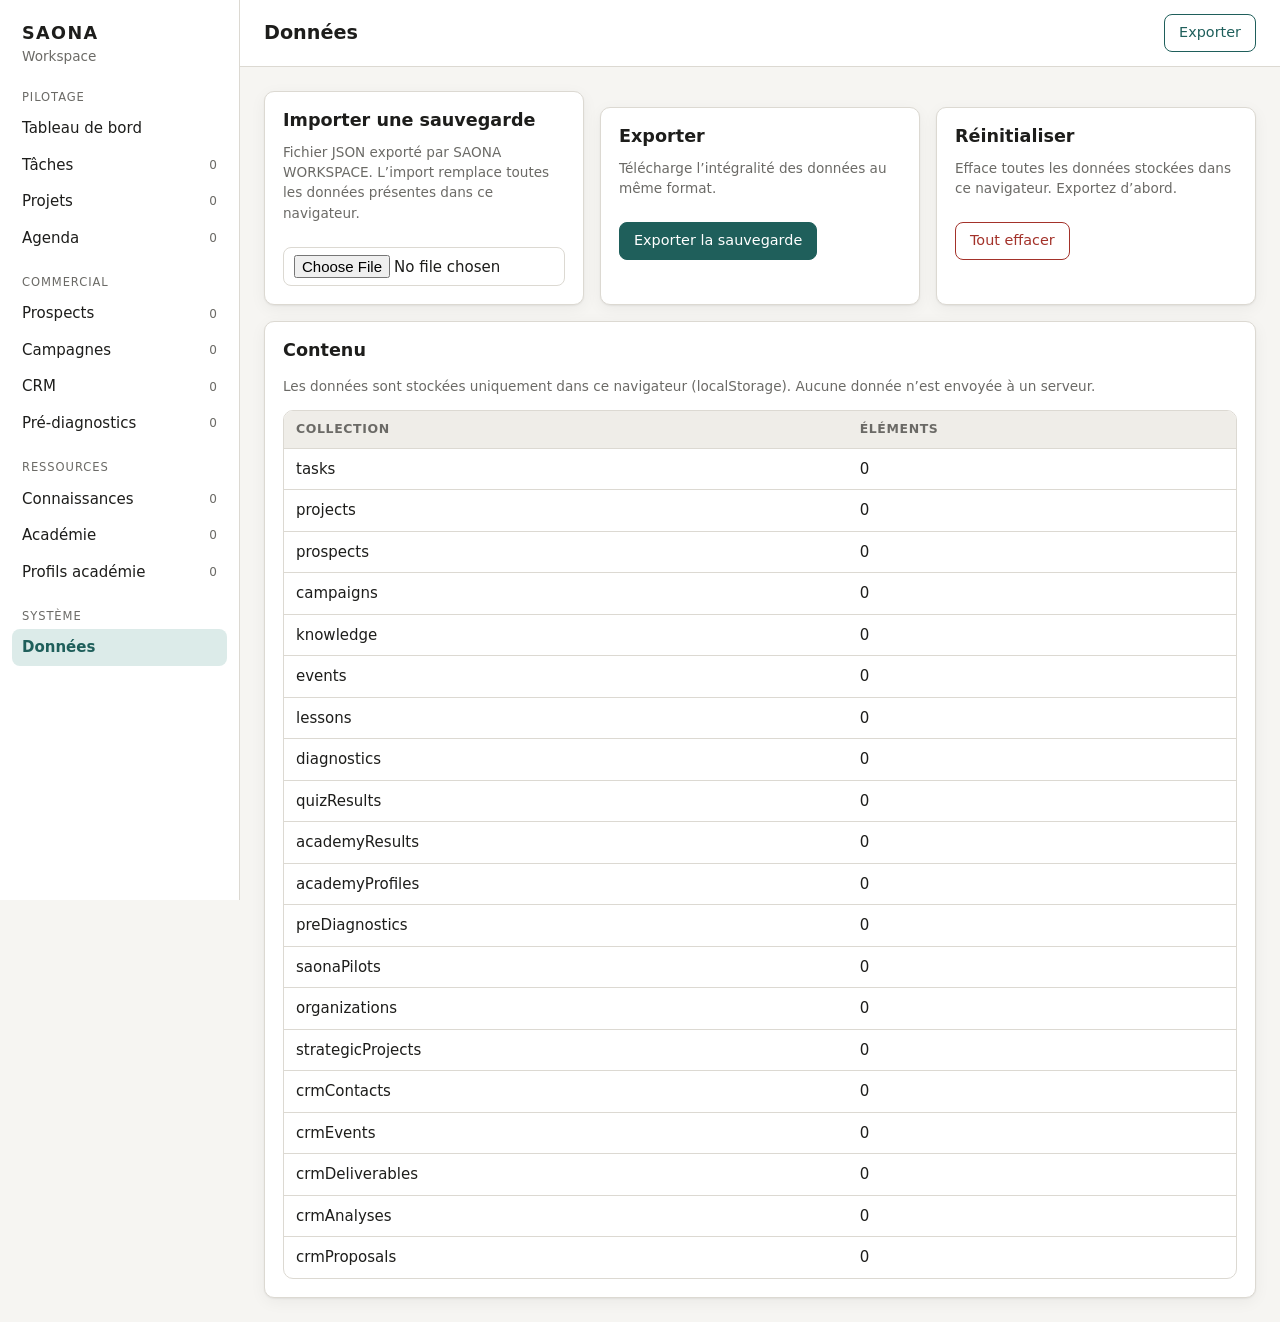
<file: index.html>
<!doctype html>
<html lang="fr">
<head>
  <meta charset="utf-8">
  <meta name="viewport" content="width=device-width, initial-scale=1">
  <title>SAONA Workspace</title>
  <link rel="stylesheet" href="css/style.css">
</head>
<body>
  <div class="layout">
    <aside class="sidebar" id="sidebar">
      <div class="brand">SAONA<span>Workspace</span></div>
      <nav id="nav"></nav>
    </aside>
    <div class="main">
      <header class="topbar">
        <button class="icon-btn" id="menuBtn" aria-label="Menu">☰</button>
        <h1 id="pageTitle"></h1>
        <div class="topbar-actions">
          <button class="btn ghost" id="exportBtn">Exporter</button>
        </div>
      </header>
      <main id="view"></main>
    </div>
  </div>

  <dialog id="modal">
    <form method="dialog" id="modalForm">
      <header class="modal-head">
        <h2 id="modalTitle"></h2>
        <button type="button" class="icon-btn" id="modalClose" aria-label="Fermer">✕</button>
      </header>
      <div id="modalBody" class="modal-body"></div>
      <footer class="modal-foot" id="modalFoot"></footer>
    </form>
  </dialog>

  <div id="toast" class="toast" role="status" aria-live="polite"></div>
  <script src="js/app.js"></script>
</body>
</html>
</file>
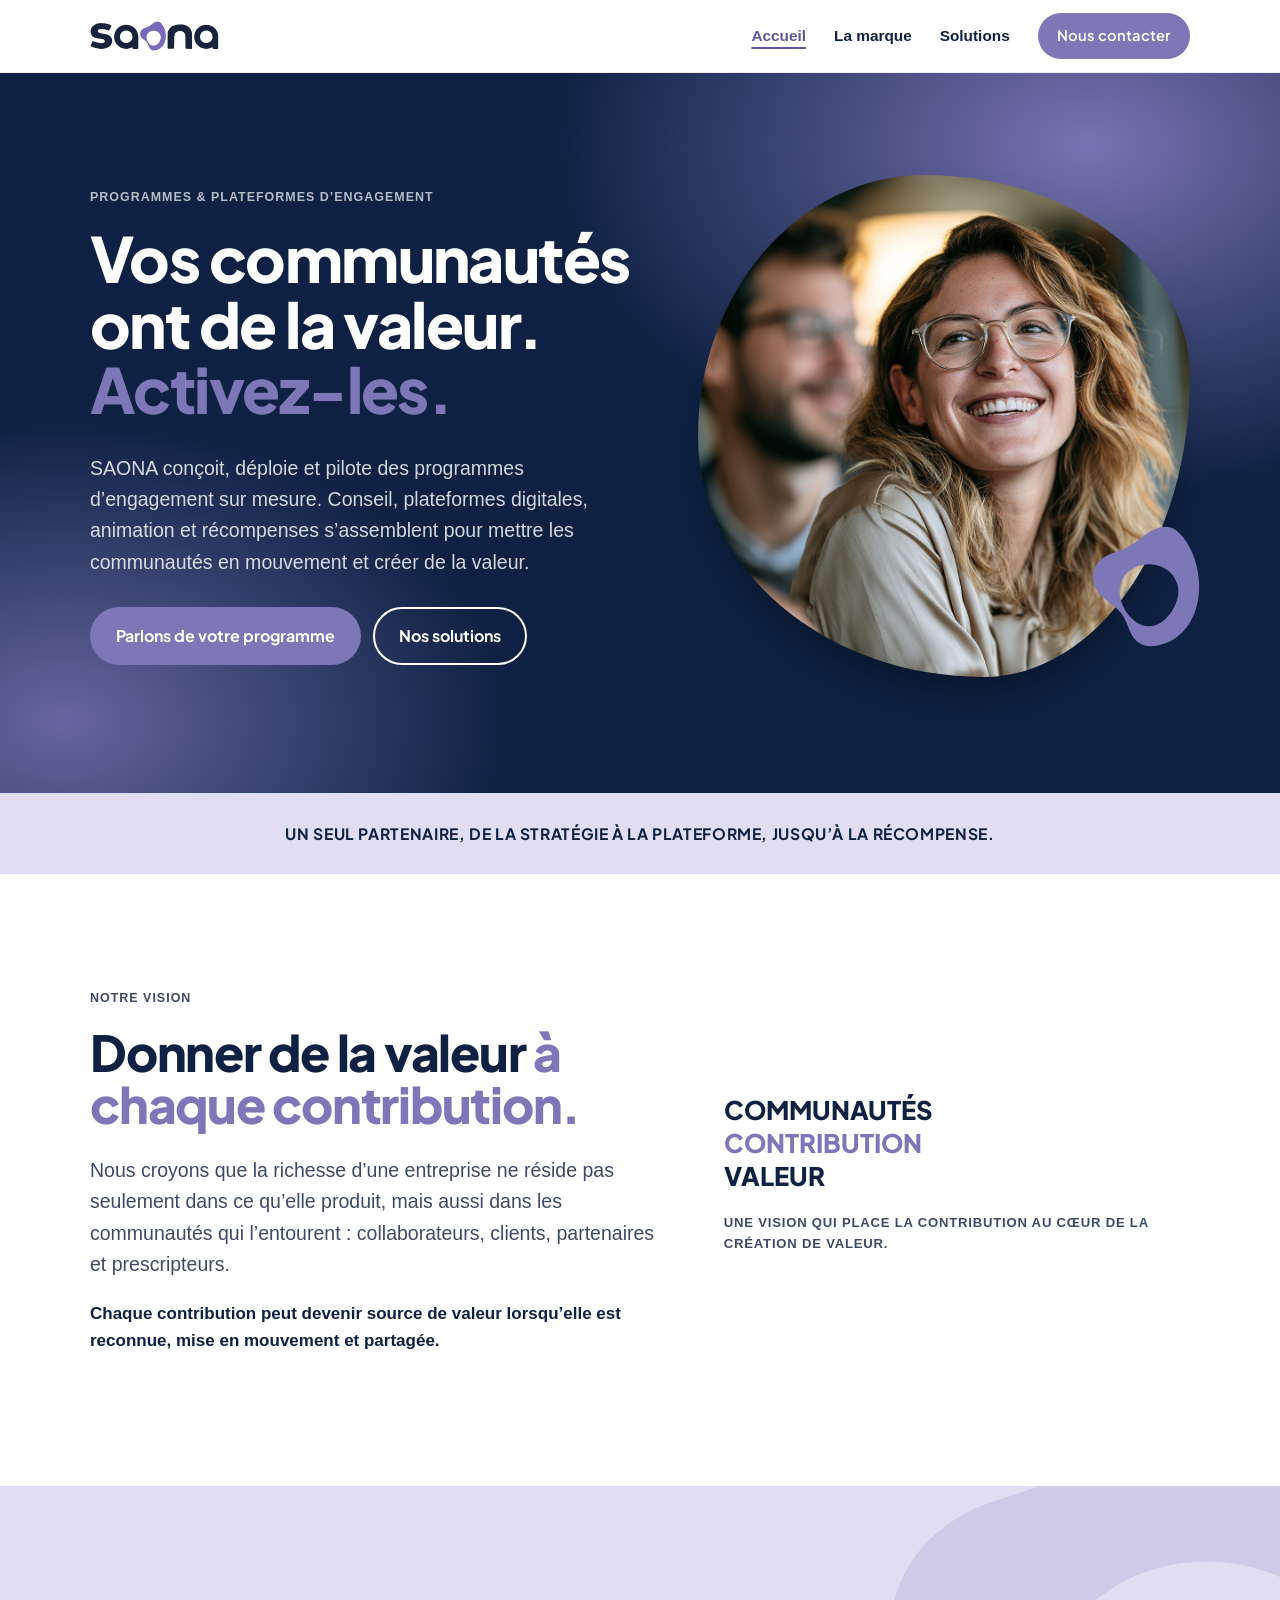
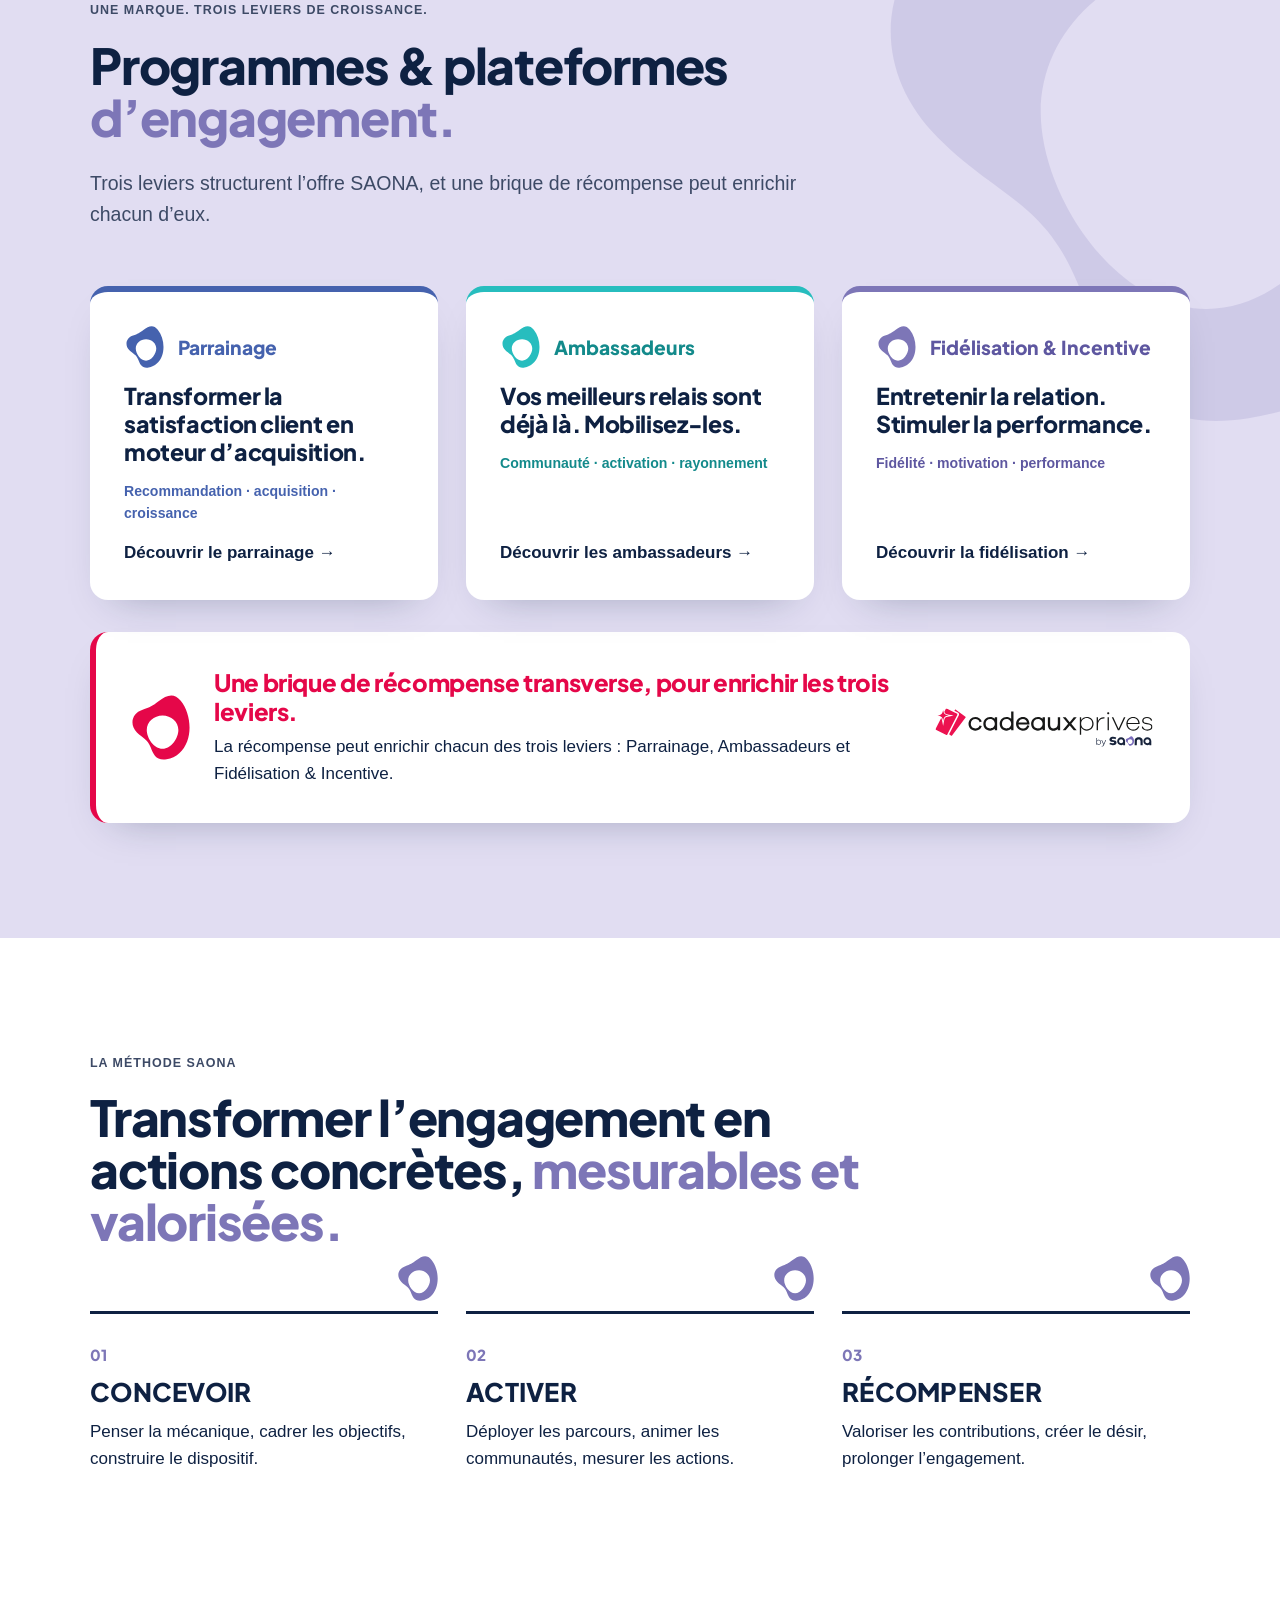
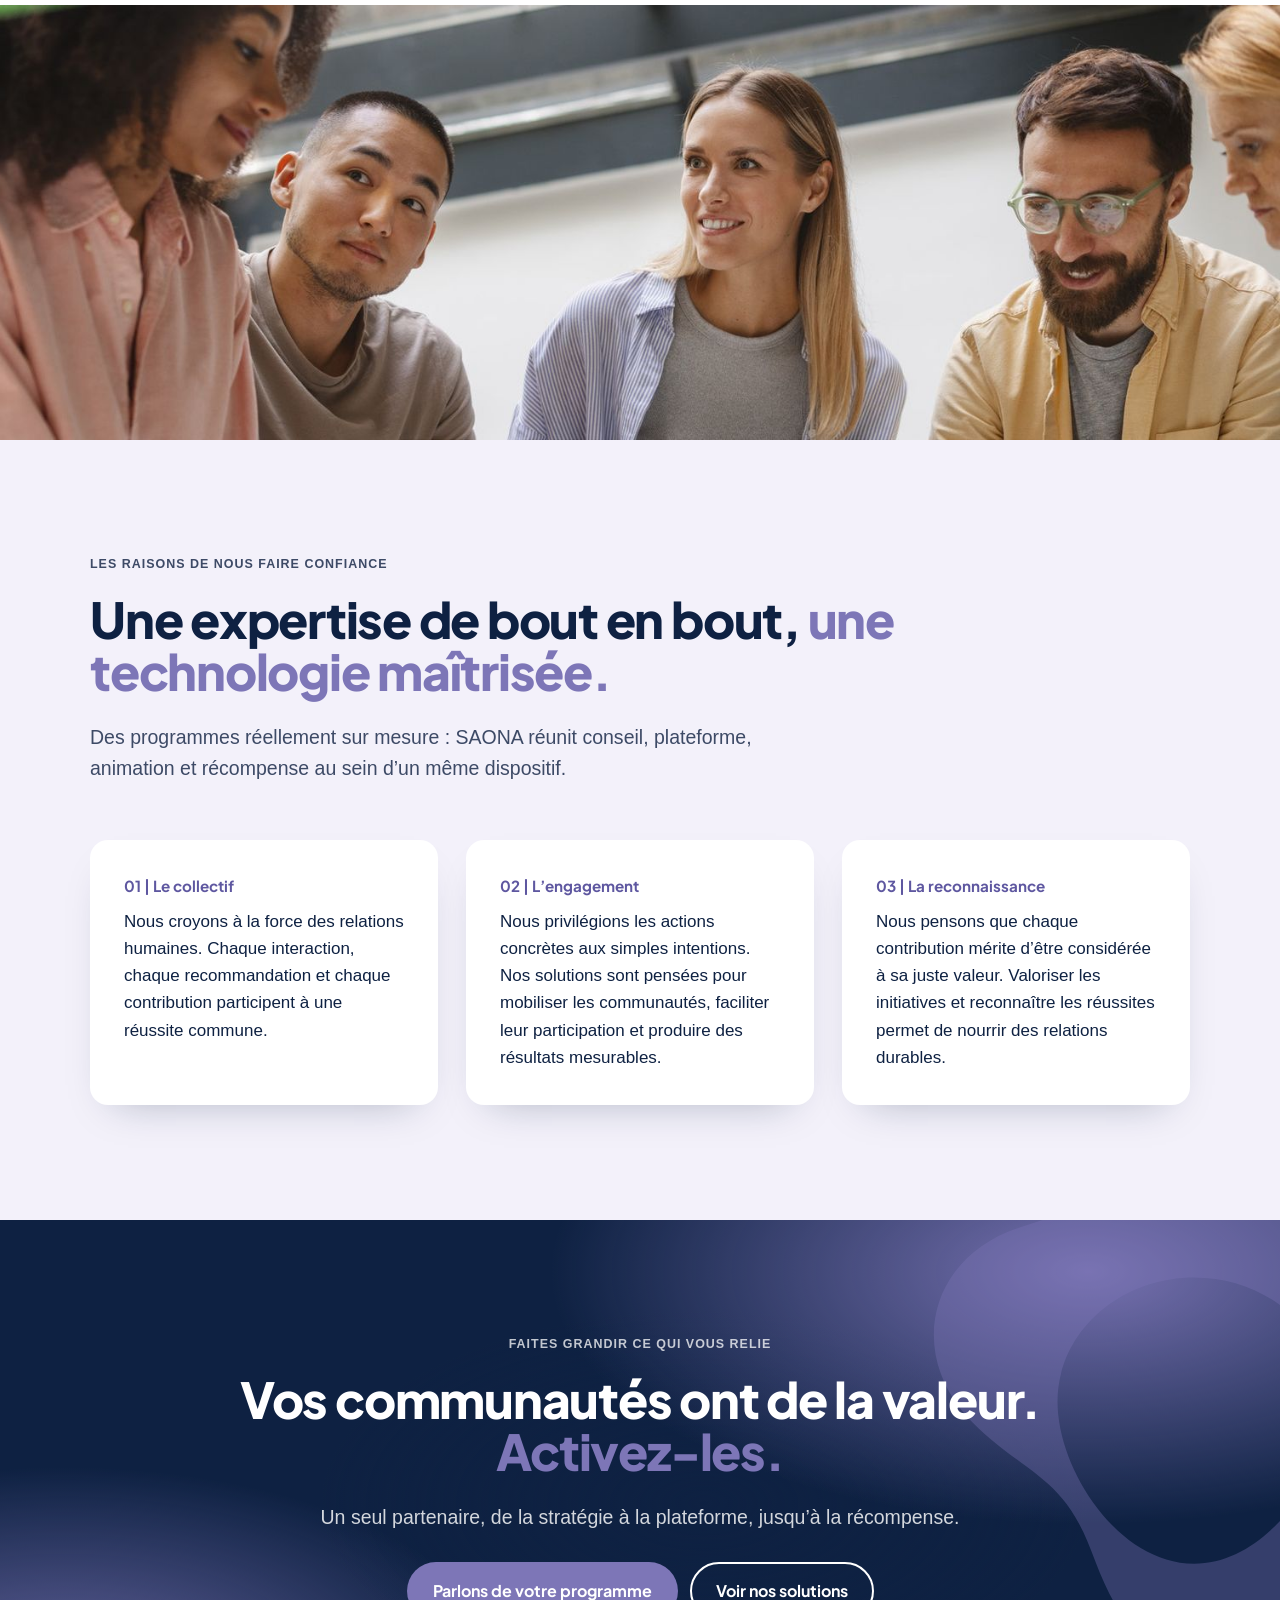
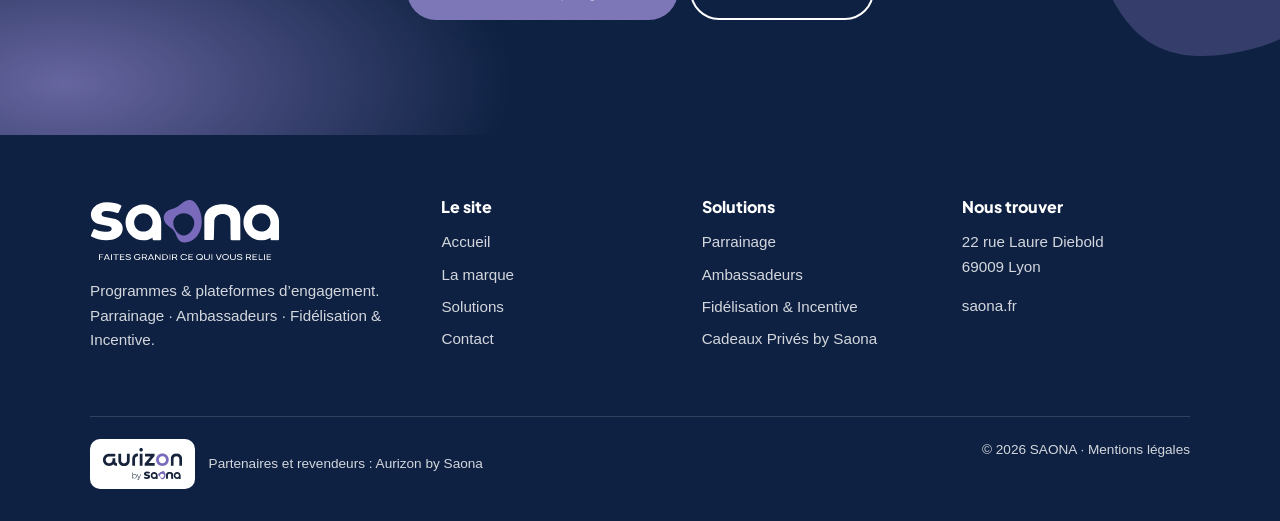
<file: site/index.html>
<!doctype html>
<html lang="fr">
<head>
  <meta charset="utf-8">
  <meta name="viewport" content="width=device-width, initial-scale=1">
  <title>SAONA — Programmes & plateformes d’engagement</title>
  <meta name="description" content="SAONA conçoit, déploie et pilote des programmes d’engagement sur mesure : parrainage, ambassadeurs, fidélisation & incentive. Faites grandir ce qui vous relie.">
  <meta property="og:title" content="SAONA — Programmes & plateformes d’engagement">
  <meta property="og:description" content="SAONA conçoit, déploie et pilote des programmes d’engagement sur mesure : parrainage, ambassadeurs, fidélisation & incentive. Faites grandir ce qui vous relie.">
  <meta property="og:type" content="website">
  <meta name="theme-color" content="#0E2142">
  <link rel="icon" href="assets/logo/symbole.svg" type="image/svg+xml">
  <link rel="preconnect" href="https://fonts.googleapis.com">
  <link rel="preconnect" href="https://fonts.gstatic.com" crossorigin>
  <link href="https://fonts.googleapis.com/css2?family=Plus+Jakarta+Sans:wght@500;600;700;800&display=swap" rel="stylesheet">
  <link rel="stylesheet" href="css/site.css">
</head>
<body>
  <a class="skip" href="#contenu">Aller au contenu</a>
  <header class="entete">
    <div class="wrap">
      <a class="logo" href="index.html" aria-label="SAONA — accueil"><img src="assets/logo/saona-sans-signature.svg" alt="SAONA" width="160" height="47"></a>
      <button class="burger" aria-label="Ouvrir le menu" aria-expanded="false" aria-controls="nav">
        <svg viewBox="0 0 24 24" fill="none" stroke="currentColor" stroke-width="2" stroke-linecap="round"><path d="M4 7h16M4 12h16M4 17h16"/></svg>
      </button>
      <nav class="nav" id="nav" aria-label="Navigation principale">
        <a href="index.html" aria-current="page">Accueil</a>
        <a href="approche.html">La marque</a>
        <a href="solutions.html">Solutions</a>
        <a class="btn btn-plein" href="contact.html">Nous contacter</a>
      </nav>
    </div>
  </header>
  <main id="contenu">
    <section class="hero degrade-saona">
      <div class="wrap">
        <div>
          <p class="surtitre">Programmes &amp; plateformes d’engagement</p>
          <h1>Vos communautés ont de la valeur. <em>Activez-les.</em></h1>
          <p class="chapo">SAONA conçoit, déploie et pilote des programmes d’engagement sur mesure. Conseil, plateformes digitales, animation et récompenses s’assemblent pour mettre les communautés en mouvement et créer de la valeur.</p>
          <div class="actions">
            <a class="btn btn-plein" href="contact.html">Parlons de votre programme</a>
            <a class="btn btn-contour" href="solutions.html">Nos solutions</a>
          </div>
        </div>
        <div class="hero-visuel" aria-hidden="true">
          <img class="photo" src="assets/img/hero-sourire.jpg" alt="" width="1600" height="1129">
          <img class="pastille" src="assets/logo/symbole.svg" alt="">
        </div>
      </div>
    </section>

    <div class="bandeau"><p>Un seul partenaire, de la stratégie à la plateforme, jusqu’à la récompense.</p></div>

    <section>
      <div class="wrap deux-col">
        <div class="apparait">
          <p class="surtitre">Notre vision</p>
          <h2>Donner de la valeur <em>à chaque contribution.</em></h2>
          <p class="chapo">Nous croyons que la richesse d’une entreprise ne réside pas seulement dans ce qu’elle produit, mais aussi dans les communautés qui l’entourent : collaborateurs, clients, partenaires et prescripteurs.</p>
          <p><strong>Chaque contribution peut devenir source de valeur lorsqu’elle est reconnue, mise en mouvement et partagée.</strong></p>
        </div>
        <div class="apparait">
          <div class="pile"><span>Communautés</span><span>Contribution</span><span>Valeur</span></div>
          <p class="mention" style="margin-top:1.2rem;color:var(--texte-doux)">Une vision qui place la contribution au cœur de la création de valeur.</p>
        </div>
      </div>
    </section>

    <section class="fond-lavande">
      <div class="module module-clair" style="width:620px;height:680px;right:-220px;top:-140px" aria-hidden="true"></div>
      <div class="wrap">
        <div class="apparait" style="max-width:780px;margin-bottom:clamp(32px,5vw,56px)">
          <p class="surtitre">Une marque. Trois leviers de croissance.</p>
          <h2>Programmes &amp; plateformes <em>d’engagement.</em></h2>
          <p class="chapo">Trois leviers structurent l’offre SAONA, et une brique de récompense peut enrichir chacun d’eux.</p>
        </div>
        <div class="grille g3">
          <article class="levier l-cobalt apparait">
            <div class="tete"><img src="assets/logo/symbole-cobalt.svg" alt=""><span class="nom">Parrainage</span></div>
            <p class="accroche">Transformer la satisfaction client en moteur d’acquisition.</p>
            <p class="mots">Recommandation · acquisition · croissance</p>
            <a class="lien" href="solutions.html#parrainage">Découvrir le parrainage</a>
          </article>
          <article class="levier l-aqua apparait">
            <div class="tete"><img src="assets/logo/symbole-aqua.svg" alt=""><span class="nom">Ambassadeurs</span></div>
            <p class="accroche">Vos meilleurs relais sont déjà là. Mobilisez-les.</p>
            <p class="mots">Communauté · activation · rayonnement</p>
            <a class="lien" href="solutions.html#ambassadeurs">Découvrir les ambassadeurs</a>
          </article>
          <article class="levier l-violet apparait">
            <div class="tete"><img src="assets/logo/symbole.svg" alt=""><span class="nom">Fidélisation &amp; Incentive</span></div>
            <p class="accroche">Entretenir la relation. Stimuler la performance.</p>
            <p class="mots">Fidélité · motivation · performance</p>
            <a class="lien" href="solutions.html#fidelisation">Découvrir la fidélisation</a>
          </article>
        </div>
        <div class="recompense apparait">
          <img class="symb" src="assets/logo/symbole-framboise.svg" alt="">
          <div>
            <p class="titre">Une brique de récompense transverse, pour enrichir les trois leviers.</p>
            <p>La récompense peut enrichir chacun des trois leviers : Parrainage, Ambassadeurs et Fidélisation &amp; Incentive.</p>
          </div>
          <a href="solutions.html#recompense"><img class="marque" src="assets/logo/cadeauxprives.svg" alt="Cadeaux Privés by Saona"></a>
        </div>
      </div>
    </section>

    <section>
      <div class="wrap">
        <div class="apparait" style="max-width:780px;margin-bottom:clamp(40px,6vw,64px)">
          <p class="surtitre">La méthode SAONA</p>
          <h2>Transformer l’engagement en actions concrètes, <em>mesurables et valorisées.</em></h2>
        </div>
        <div class="methode">
          <div class="etape apparait">
            <img src="assets/logo/symbole.svg" alt="">
            <span class="n">01</span>
            <h3>Concevoir</h3>
            <p>Penser la mécanique, cadrer les objectifs, construire le dispositif.</p>
          </div>
          <div class="etape apparait">
            <img src="assets/logo/symbole.svg" alt="">
            <span class="n">02</span>
            <h3>Activer</h3>
            <p>Déployer les parcours, animer les communautés, mesurer les actions.</p>
          </div>
          <div class="etape apparait">
            <img src="assets/logo/symbole.svg" alt="">
            <span class="n">03</span>
            <h3>Récompenser</h3>
            <p>Valoriser les contributions, créer le désir, prolonger l’engagement.</p>
          </div>
        </div>
      </div>
    </section>

    <img class="bande-photo" src="assets/img/collectif.jpg" alt="Une équipe réunie autour d’une table, en échange" width="1600" height="511" loading="lazy">

    <section class="fond-pale">
      <div class="wrap">
        <div class="apparait" style="max-width:820px;margin-bottom:clamp(32px,5vw,56px)">
          <p class="surtitre">Les raisons de nous faire confiance</p>
          <h2>Une expertise de bout en bout, <em>une technologie maîtrisée.</em></h2>
          <p class="chapo">Des programmes réellement sur mesure : SAONA réunit conseil, plateforme, animation et récompense au sein d’un même dispositif.</p>
        </div>
        <div class="grille g3">
          <div class="carte apparait">
            <span class="num">01 | Le collectif</span>
            <p>Nous croyons à la force des relations humaines. Chaque interaction, chaque recommandation et chaque contribution participent à une réussite commune.</p>
          </div>
          <div class="carte apparait">
            <span class="num">02 | L’engagement</span>
            <p>Nous privilégions les actions concrètes aux simples intentions. Nos solutions sont pensées pour mobiliser les communautés, faciliter leur participation et produire des résultats mesurables.</p>
          </div>
          <div class="carte apparait">
            <span class="num">03 | La reconnaissance</span>
            <p>Nous pensons que chaque contribution mérite d’être considérée à sa juste valeur. Valoriser les initiatives et reconnaître les réussites permet de nourrir des relations durables.</p>
          </div>
        </div>
      </div>
    </section>

    <section class="cta degrade-saona">
      <div class="module" style="width:520px;height:560px;right:-160px;top:-120px;opacity:.35" aria-hidden="true"></div>
      <div class="wrap apparait">
        <p class="surtitre" style="color:rgba(255,255,255,.75)">Faites grandir ce qui vous relie</p>
        <h2>Vos communautés ont de la valeur.<br><em>Activez-les.</em></h2>
        <p class="chapo" style="color:rgba(255,255,255,.82);margin:0 auto">Un seul partenaire, de la stratégie à la plateforme, jusqu’à la récompense.</p>
        <div class="actions">
          <a class="btn btn-plein" href="contact.html">Parlons de votre programme</a>
          <a class="btn btn-contour" href="solutions.html">Voir nos solutions</a>
        </div>
      </div>
    </section>
  </main>
  <footer class="pied">
    <div class="wrap">
      <div class="haut">
        <div>
          <img class="logo" src="assets/logo/saona-blanc.svg" alt="SAONA — Faites grandir ce qui vous relie" width="190" height="62">
          <p>Programmes &amp; plateformes d’engagement.<br>Parrainage · Ambassadeurs · Fidélisation &amp; Incentive.</p>
        </div>
        <div>
          <h4>Le site</h4>
          <ul>
            <li><a href="index.html">Accueil</a></li>
            <li><a href="approche.html">La marque</a></li>
            <li><a href="solutions.html">Solutions</a></li>
            <li><a href="contact.html">Contact</a></li>
          </ul>
        </div>
        <div>
          <h4>Solutions</h4>
          <ul>
            <li><a href="solutions.html#parrainage">Parrainage</a></li>
            <li><a href="solutions.html#ambassadeurs">Ambassadeurs</a></li>
            <li><a href="solutions.html#fidelisation">Fidélisation &amp; Incentive</a></li>
            <li><a href="solutions.html#recompense">Cadeaux Privés by Saona</a></li>
          </ul>
        </div>
        <div>
          <h4>Nous trouver</h4>
          <p>22 rue Laure Diebold<br>69009 Lyon</p>
          <p><a href="https://saona.fr">saona.fr</a></p>
        </div>
      </div>
      <div class="bas">
        <div class="aurizon"><span class="badge"><img src="assets/logo/aurizon.svg" alt="Aurizon by Saona" width="90" height="42"></span><span>Partenaires et revendeurs : <a href="solutions.html#partenaires">Aurizon by Saona</a></span></div>
        <div>© <span id="annee">2026</span> SAONA · <a href="mentions-legales.html">Mentions légales</a></div>
      </div>
    </div>
  </footer>
  <script src="js/site.js"></script>
</body>
</html>
</file>
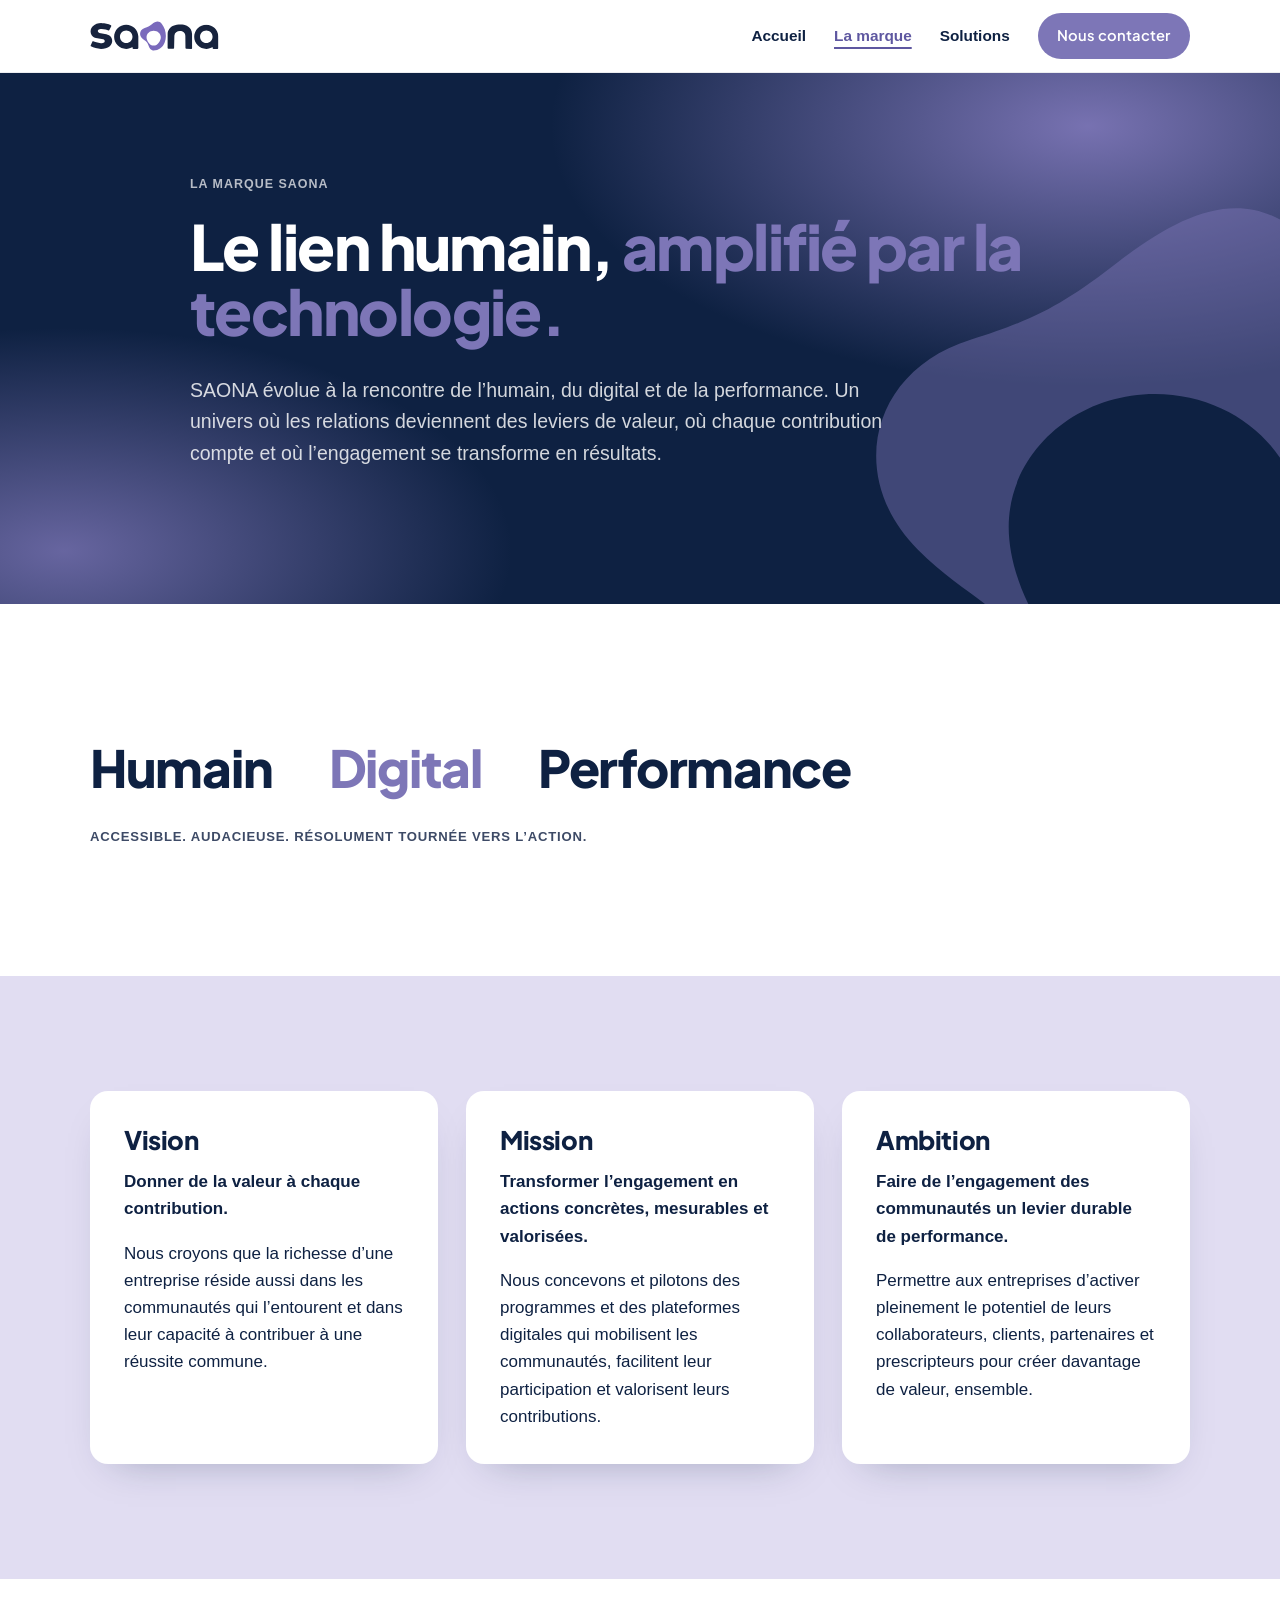
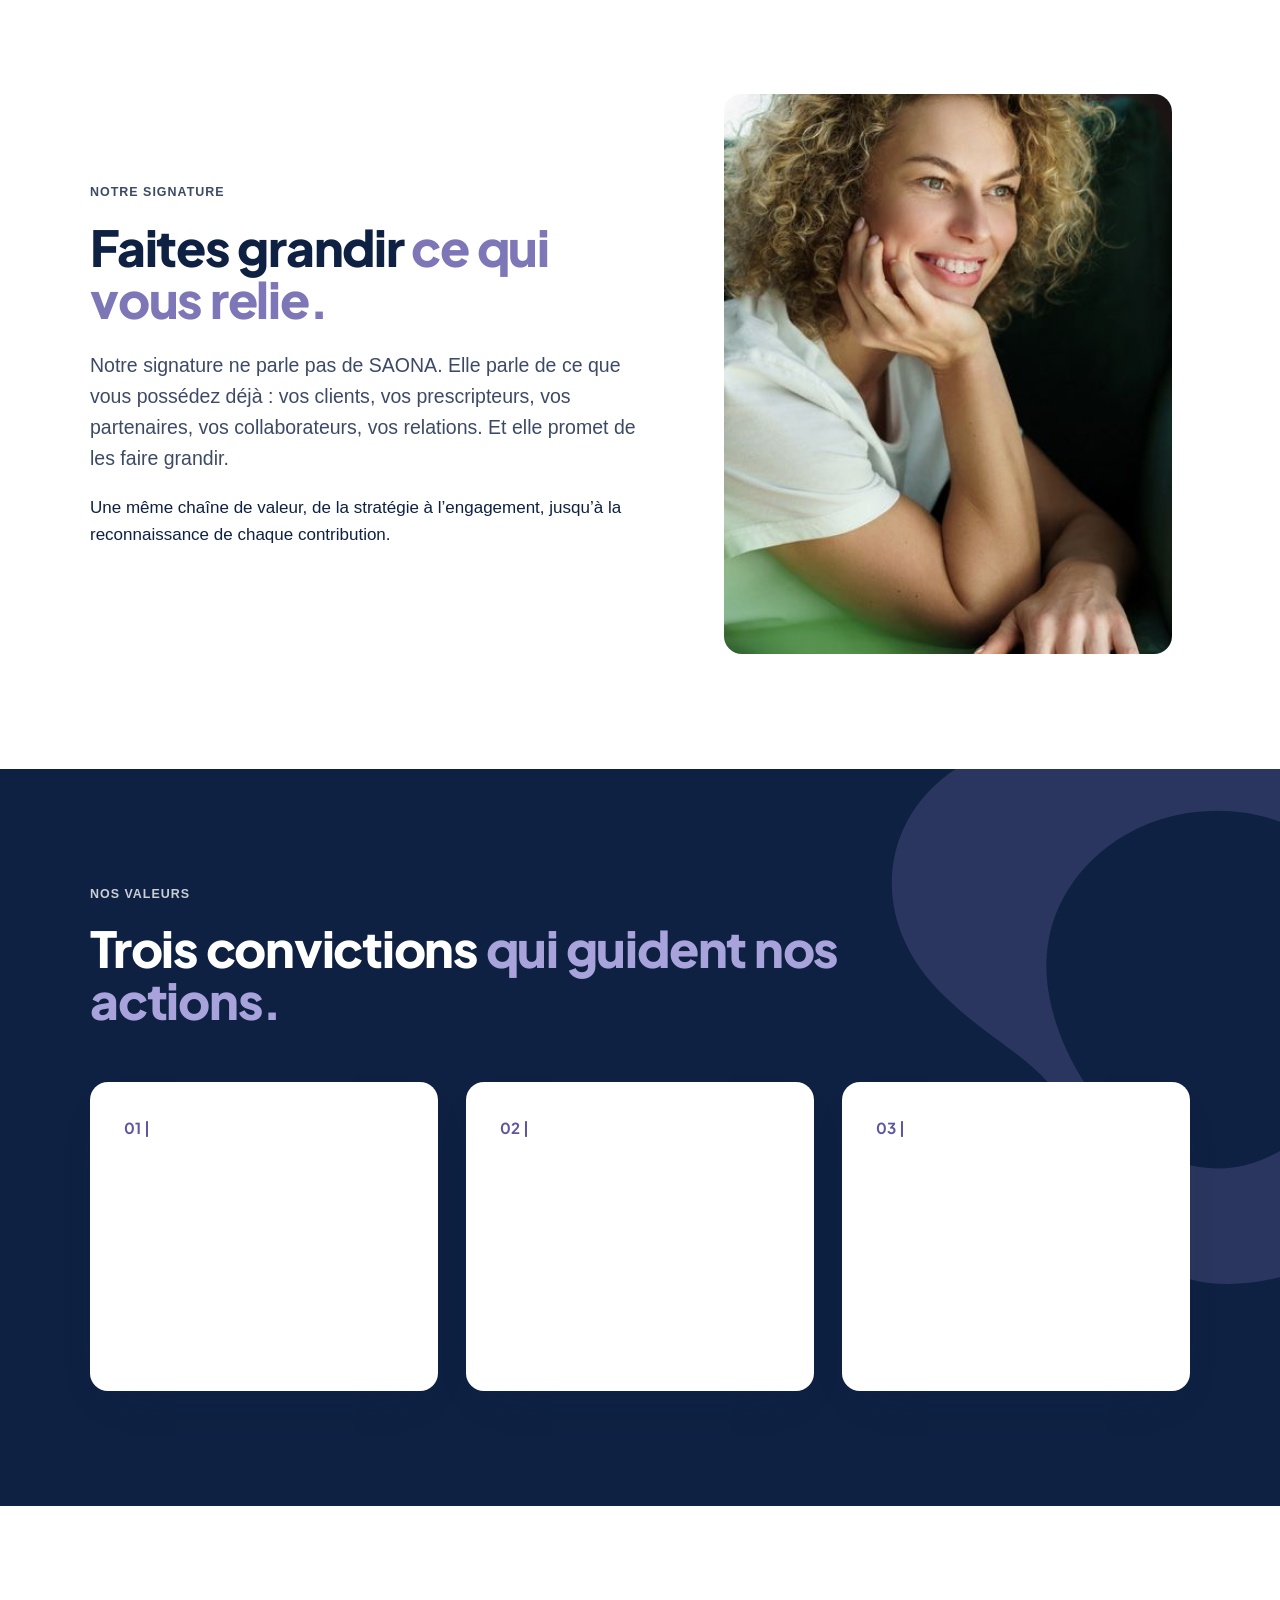
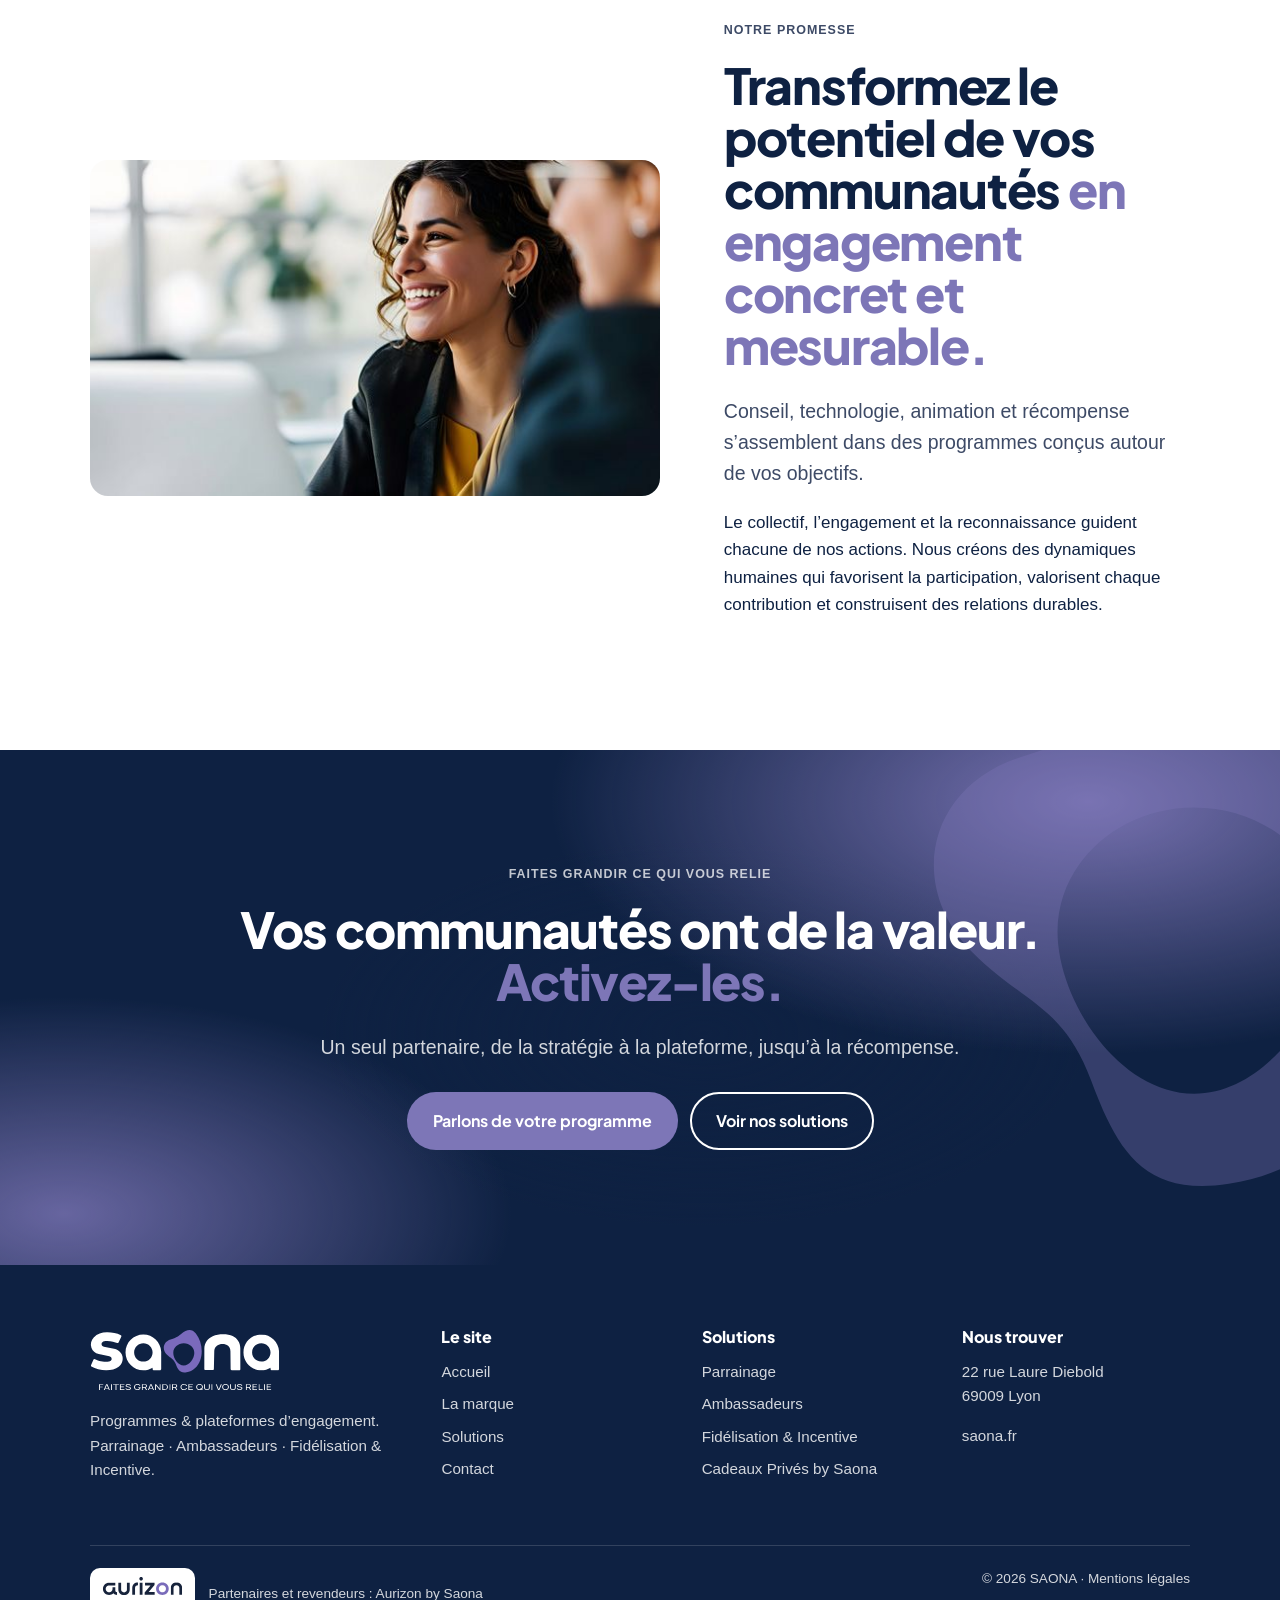
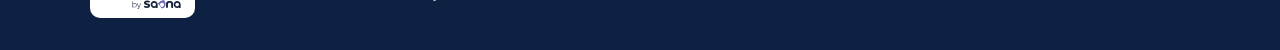
<file: site/approche.html>
<!doctype html>
<html lang="fr">
<head>
  <meta charset="utf-8">
  <meta name="viewport" content="width=device-width, initial-scale=1">
  <title>La marque SAONA — Vision, mission, valeurs</title>
  <meta name="description" content="Le lien humain, amplifié par la technologie. Découvrez la vision, la mission, l’ambition et les valeurs de SAONA.">
  <meta property="og:title" content="La marque SAONA — Vision, mission, valeurs">
  <meta property="og:description" content="Le lien humain, amplifié par la technologie. Découvrez la vision, la mission, l’ambition et les valeurs de SAONA.">
  <meta property="og:type" content="website">
  <meta name="theme-color" content="#0E2142">
  <link rel="icon" href="assets/logo/symbole.svg" type="image/svg+xml">
  <link rel="preconnect" href="https://fonts.googleapis.com">
  <link rel="preconnect" href="https://fonts.gstatic.com" crossorigin>
  <link href="https://fonts.googleapis.com/css2?family=Plus+Jakarta+Sans:wght@500;600;700;800&display=swap" rel="stylesheet">
  <link rel="stylesheet" href="css/site.css">
</head>
<body>
  <a class="skip" href="#contenu">Aller au contenu</a>
  <header class="entete">
    <div class="wrap">
      <a class="logo" href="index.html" aria-label="SAONA — accueil"><img src="assets/logo/saona-sans-signature.svg" alt="SAONA" width="160" height="47"></a>
      <button class="burger" aria-label="Ouvrir le menu" aria-expanded="false" aria-controls="nav">
        <svg viewBox="0 0 24 24" fill="none" stroke="currentColor" stroke-width="2" stroke-linecap="round"><path d="M4 7h16M4 12h16M4 17h16"/></svg>
      </button>
      <nav class="nav" id="nav" aria-label="Navigation principale">
        <a href="index.html">Accueil</a>
        <a href="approche.html" aria-current="page">La marque</a>
        <a href="solutions.html">Solutions</a>
        <a class="btn btn-plein" href="contact.html">Nous contacter</a>
      </nav>
    </div>
  </header>
  <main id="contenu">
    <section class="hero hero-simple degrade-saona">
      <div class="module" style="width:560px;height:600px;right:-140px;bottom:-200px;opacity:.45" aria-hidden="true"></div>
      <div class="wrap">
        <p class="surtitre">La marque SAONA</p>
        <h1>Le lien humain, <em>amplifié par la technologie.</em></h1>
        <p class="chapo">SAONA évolue à la rencontre de l’humain, du digital et de la performance. Un univers où les relations deviennent des leviers de valeur, où chaque contribution compte et où l’engagement se transforme en résultats.</p>
      </div>
    </section>

    <section>
      <div class="wrap">
        <div class="trilogie apparait"><span>Humain</span><span>Digital</span><span>Performance</span></div>
        <p class="mention apparait" style="color:var(--texte-doux)">Accessible. Audacieuse. Résolument tournée vers l’action.</p>
      </div>
    </section>

    <section class="fond-lavande">
      <div class="wrap">
        <div class="grille g3">
          <article class="carte apparait">
            <h3>Vision</h3>
            <p><strong>Donner de la valeur à chaque contribution.</strong></p>
            <p>Nous croyons que la richesse d’une entreprise réside aussi dans les communautés qui l’entourent et dans leur capacité à contribuer à une réussite commune.</p>
          </article>
          <article class="carte apparait">
            <h3>Mission</h3>
            <p><strong>Transformer l’engagement en actions concrètes, mesurables et valorisées.</strong></p>
            <p>Nous concevons et pilotons des programmes et des plateformes digitales qui mobilisent les communautés, facilitent leur participation et valorisent leurs contributions.</p>
          </article>
          <article class="carte apparait">
            <h3>Ambition</h3>
            <p><strong>Faire de l’engagement des communautés un levier durable de performance.</strong></p>
            <p>Permettre aux entreprises d’activer pleinement le potentiel de leurs collaborateurs, clients, partenaires et prescripteurs pour créer davantage de valeur, ensemble.</p>
          </article>
        </div>
      </div>
    </section>

    <section>
      <div class="wrap deux-col">
        <div class="apparait">
          <p class="surtitre">Notre signature</p>
          <h2>Faites grandir <em>ce qui vous relie.</em></h2>
          <p class="chapo">Notre signature ne parle pas de SAONA. Elle parle de ce que vous possédez déjà : vos clients, vos prescripteurs, vos partenaires, vos collaborateurs, vos relations. Et elle promet de les faire grandir.</p>
          <p>Une même chaîne de valeur, de la stratégie à l’engagement, jusqu’à la reconnaissance de chaque contribution.</p>
        </div>
        <div class="apparait" style="aspect-ratio:4/5;max-height:560px">
          <img class="photo-arrondie" src="assets/img/portrait.jpg" alt="Portrait d’une femme souriante, accoudée, le regard tourné vers la lumière" width="409" height="709" loading="lazy">
        </div>
      </div>
    </section>

    <section class="fond-nuit">
      <div class="module" style="width:640px;height:700px;right:-240px;top:-180px;opacity:.25" aria-hidden="true"></div>
      <div class="wrap">
        <div class="apparait" style="max-width:780px;margin-bottom:clamp(32px,5vw,56px)">
          <p class="surtitre">Nos valeurs</p>
          <h2>Trois convictions <em>qui guident nos actions.</em></h2>
        </div>
        <div class="grille g3">
          <div class="carte apparait">
            <span class="num">01 |</span>
            <h3>Le collectif</h3>
            <p>Nous croyons à la force des relations humaines. Chaque interaction, chaque recommandation et chaque contribution participent à une réussite commune.</p>
          </div>
          <div class="carte apparait">
            <span class="num">02 |</span>
            <h3>L’engagement</h3>
            <p>Nous privilégions les actions concrètes aux simples intentions. Nos solutions sont pensées pour mobiliser les communautés, faciliter leur participation et produire des résultats mesurables.</p>
          </div>
          <div class="carte apparait">
            <span class="num">03 |</span>
            <h3>La reconnaissance</h3>
            <p>Nous pensons que chaque contribution mérite d’être considérée à sa juste valeur. Valoriser les initiatives et reconnaître les réussites permet de nourrir des relations durables.</p>
          </div>
        </div>
      </div>
    </section>

    <section>
      <div class="wrap deux-col">
        <div class="apparait" style="aspect-ratio:578/340">
          <img class="photo-arrondie" src="assets/img/collaboratrice.jpg" alt="Une collaboratrice souriante échange avec une collègue devant un ordinateur" width="578" height="340" loading="lazy">
        </div>
        <div class="apparait">
          <p class="surtitre">Notre promesse</p>
          <h2>Transformez le potentiel de vos communautés <em>en engagement concret et mesurable.</em></h2>
          <p class="chapo">Conseil, technologie, animation et récompense s’assemblent dans des programmes conçus autour de vos objectifs.</p>
          <p>Le collectif, l’engagement et la reconnaissance guident chacune de nos actions. Nous créons des dynamiques humaines qui favorisent la participation, valorisent chaque contribution et construisent des relations durables.</p>
        </div>
      </div>
    </section>

    <section class="cta degrade-saona">
      <div class="module" style="width:520px;height:560px;right:-160px;top:-120px;opacity:.35" aria-hidden="true"></div>
      <div class="wrap apparait">
        <p class="surtitre" style="color:rgba(255,255,255,.75)">Faites grandir ce qui vous relie</p>
        <h2>Vos communautés ont de la valeur.<br><em>Activez-les.</em></h2>
        <p class="chapo" style="color:rgba(255,255,255,.82);margin:0 auto">Un seul partenaire, de la stratégie à la plateforme, jusqu’à la récompense.</p>
        <div class="actions">
          <a class="btn btn-plein" href="contact.html">Parlons de votre programme</a>
          <a class="btn btn-contour" href="solutions.html">Voir nos solutions</a>
        </div>
      </div>
    </section>
  </main>
  <footer class="pied">
    <div class="wrap">
      <div class="haut">
        <div>
          <img class="logo" src="assets/logo/saona-blanc.svg" alt="SAONA — Faites grandir ce qui vous relie" width="190" height="62">
          <p>Programmes &amp; plateformes d’engagement.<br>Parrainage · Ambassadeurs · Fidélisation &amp; Incentive.</p>
        </div>
        <div>
          <h4>Le site</h4>
          <ul>
            <li><a href="index.html">Accueil</a></li>
            <li><a href="approche.html">La marque</a></li>
            <li><a href="solutions.html">Solutions</a></li>
            <li><a href="contact.html">Contact</a></li>
          </ul>
        </div>
        <div>
          <h4>Solutions</h4>
          <ul>
            <li><a href="solutions.html#parrainage">Parrainage</a></li>
            <li><a href="solutions.html#ambassadeurs">Ambassadeurs</a></li>
            <li><a href="solutions.html#fidelisation">Fidélisation &amp; Incentive</a></li>
            <li><a href="solutions.html#recompense">Cadeaux Privés by Saona</a></li>
          </ul>
        </div>
        <div>
          <h4>Nous trouver</h4>
          <p>22 rue Laure Diebold<br>69009 Lyon</p>
          <p><a href="https://saona.fr">saona.fr</a></p>
        </div>
      </div>
      <div class="bas">
        <div class="aurizon"><span class="badge"><img src="assets/logo/aurizon.svg" alt="Aurizon by Saona" width="90" height="42"></span><span>Partenaires et revendeurs : <a href="solutions.html#partenaires">Aurizon by Saona</a></span></div>
        <div>© <span id="annee">2026</span> SAONA · <a href="mentions-legales.html">Mentions légales</a></div>
      </div>
    </div>
  </footer>
  <script src="js/site.js"></script>
</body>
</html>
</file>
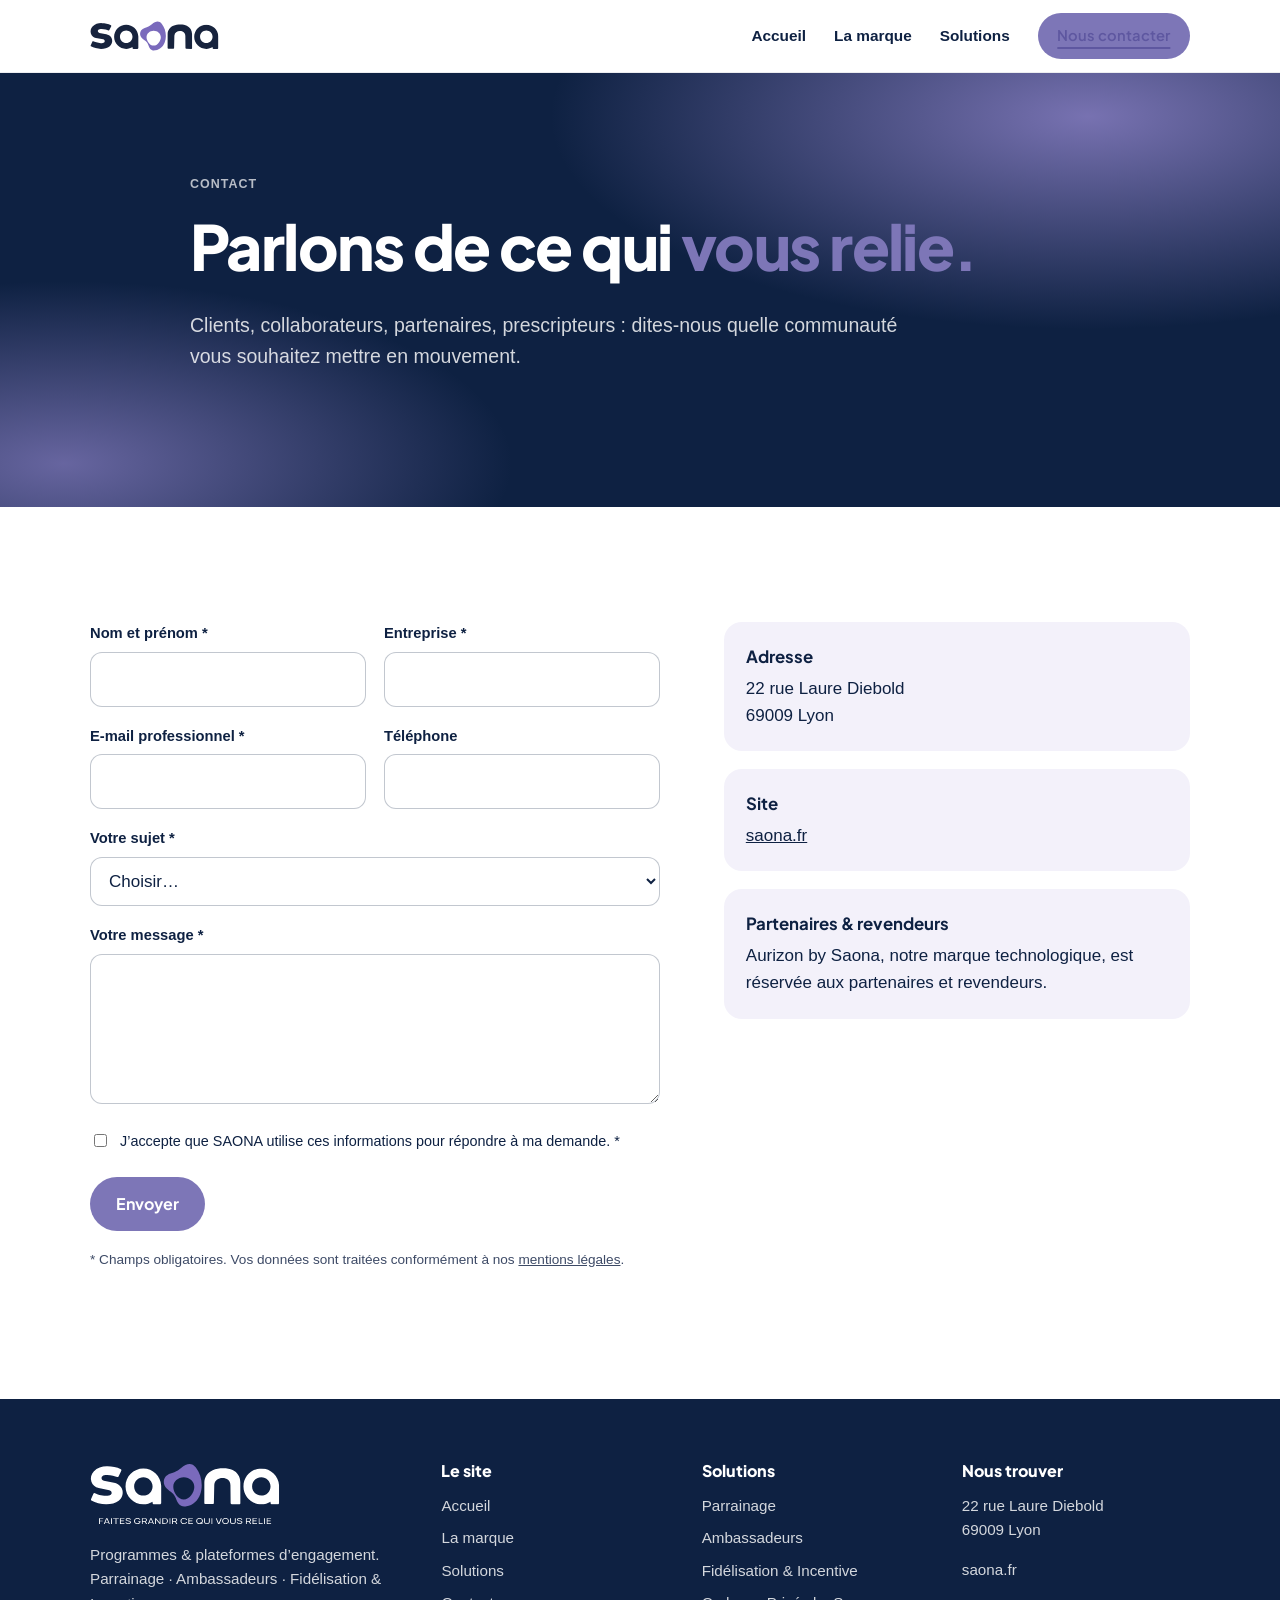
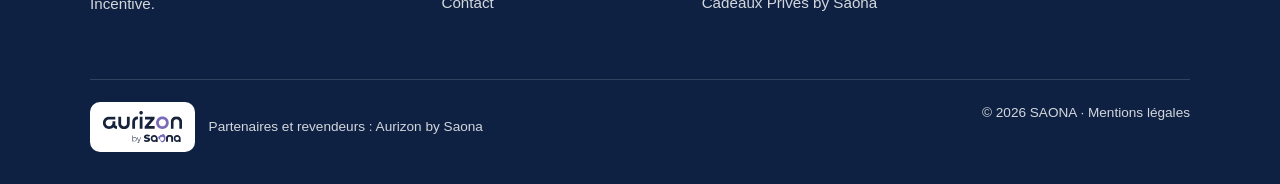
<file: site/contact.html>
<!doctype html>
<html lang="fr">
<head>
  <meta charset="utf-8">
  <meta name="viewport" content="width=device-width, initial-scale=1">
  <title>Contact — SAONA</title>
  <meta name="description" content="Parlons de vos communautés. Contactez SAONA pour concevoir votre programme de parrainage, d’ambassadeurs ou de fidélisation & incentive.">
  <meta property="og:title" content="Contact — SAONA">
  <meta property="og:description" content="Parlons de vos communautés. Contactez SAONA pour concevoir votre programme de parrainage, d’ambassadeurs ou de fidélisation & incentive.">
  <meta property="og:type" content="website">
  <meta name="theme-color" content="#0E2142">
  <link rel="icon" href="assets/logo/symbole.svg" type="image/svg+xml">
  <link rel="preconnect" href="https://fonts.googleapis.com">
  <link rel="preconnect" href="https://fonts.gstatic.com" crossorigin>
  <link href="https://fonts.googleapis.com/css2?family=Plus+Jakarta+Sans:wght@500;600;700;800&display=swap" rel="stylesheet">
  <link rel="stylesheet" href="css/site.css">
</head>
<body>
  <a class="skip" href="#contenu">Aller au contenu</a>
  <header class="entete">
    <div class="wrap">
      <a class="logo" href="index.html" aria-label="SAONA — accueil"><img src="assets/logo/saona-sans-signature.svg" alt="SAONA" width="160" height="47"></a>
      <button class="burger" aria-label="Ouvrir le menu" aria-expanded="false" aria-controls="nav">
        <svg viewBox="0 0 24 24" fill="none" stroke="currentColor" stroke-width="2" stroke-linecap="round"><path d="M4 7h16M4 12h16M4 17h16"/></svg>
      </button>
      <nav class="nav" id="nav" aria-label="Navigation principale">
        <a href="index.html">Accueil</a>
        <a href="approche.html">La marque</a>
        <a href="solutions.html">Solutions</a>
        <a class="btn btn-plein" href="contact.html" aria-current="page">Nous contacter</a>
      </nav>
    </div>
  </header>
  <main id="contenu">
    <section class="hero hero-simple degrade-saona">
      <div class="wrap">
        <p class="surtitre">Contact</p>
        <h1>Parlons de ce qui <em>vous relie.</em></h1>
        <p class="chapo">Clients, collaborateurs, partenaires, prescripteurs : dites-nous quelle communauté vous souhaitez mettre en mouvement.</p>
      </div>
    </section>

    <section>
      <div class="wrap deux-col" style="align-items:start">
        <form class="formulaire" id="form-contact" data-destinataire="" novalidate>
          <div class="duo">
            <div><label for="nom">Nom et prénom *</label><input id="nom" name="nom" autocomplete="name" required></div>
            <div><label for="entreprise">Entreprise *</label><input id="entreprise" name="entreprise" autocomplete="organization" required></div>
          </div>
          <div class="duo">
            <div><label for="email">E-mail professionnel *</label><input id="email" name="email" type="email" autocomplete="email" required></div>
            <div><label for="telephone">Téléphone</label><input id="telephone" name="telephone" type="tel" autocomplete="tel"></div>
          </div>
          <div>
            <label for="levier">Votre sujet *</label>
            <select id="levier" name="levier" required>
              <option value="">Choisir…</option>
              <option>Parrainage</option>
              <option>Ambassadeurs</option>
              <option>Fidélisation &amp; Incentive</option>
              <option>Récompenses — Cadeaux Privés</option>
              <option>Partenaires &amp; revendeurs — Aurizon</option>
              <option>Autre demande</option>
            </select>
          </div>
          <div><label for="message">Votre message *</label><textarea id="message" name="message" required></textarea></div>
          <label class="case"><input type="checkbox" name="rgpd" required> J’accepte que SAONA utilise ces informations pour répondre à ma demande. *</label>
          <div><button class="btn btn-plein" type="submit">Envoyer</button></div>
          <p class="retour" id="retour" role="status" aria-live="polite"></p>
          <p class="note">* Champs obligatoires. Vos données sont traitées conformément à nos <a href="mentions-legales.html#donnees">mentions légales</a>.</p>
        </form>
        <div class="coordonnees">
          <div><strong>Adresse</strong>22 rue Laure Diebold<br>69009 Lyon</div>
          <div><strong>Site</strong><a href="https://saona.fr">saona.fr</a></div>
          <div><strong>Partenaires &amp; revendeurs</strong>Aurizon by Saona, notre marque technologique, est réservée aux partenaires et revendeurs.</div>
        </div>
      </div>
    </section>
  </main>
  <footer class="pied">
    <div class="wrap">
      <div class="haut">
        <div>
          <img class="logo" src="assets/logo/saona-blanc.svg" alt="SAONA — Faites grandir ce qui vous relie" width="190" height="62">
          <p>Programmes &amp; plateformes d’engagement.<br>Parrainage · Ambassadeurs · Fidélisation &amp; Incentive.</p>
        </div>
        <div>
          <h4>Le site</h4>
          <ul>
            <li><a href="index.html">Accueil</a></li>
            <li><a href="approche.html">La marque</a></li>
            <li><a href="solutions.html">Solutions</a></li>
            <li><a href="contact.html">Contact</a></li>
          </ul>
        </div>
        <div>
          <h4>Solutions</h4>
          <ul>
            <li><a href="solutions.html#parrainage">Parrainage</a></li>
            <li><a href="solutions.html#ambassadeurs">Ambassadeurs</a></li>
            <li><a href="solutions.html#fidelisation">Fidélisation &amp; Incentive</a></li>
            <li><a href="solutions.html#recompense">Cadeaux Privés by Saona</a></li>
          </ul>
        </div>
        <div>
          <h4>Nous trouver</h4>
          <p>22 rue Laure Diebold<br>69009 Lyon</p>
          <p><a href="https://saona.fr">saona.fr</a></p>
        </div>
      </div>
      <div class="bas">
        <div class="aurizon"><span class="badge"><img src="assets/logo/aurizon.svg" alt="Aurizon by Saona" width="90" height="42"></span><span>Partenaires et revendeurs : <a href="solutions.html#partenaires">Aurizon by Saona</a></span></div>
        <div>© <span id="annee">2026</span> SAONA · <a href="mentions-legales.html">Mentions légales</a></div>
      </div>
    </div>
  </footer>
  <script src="js/site.js"></script>
</body>
</html>
</file>
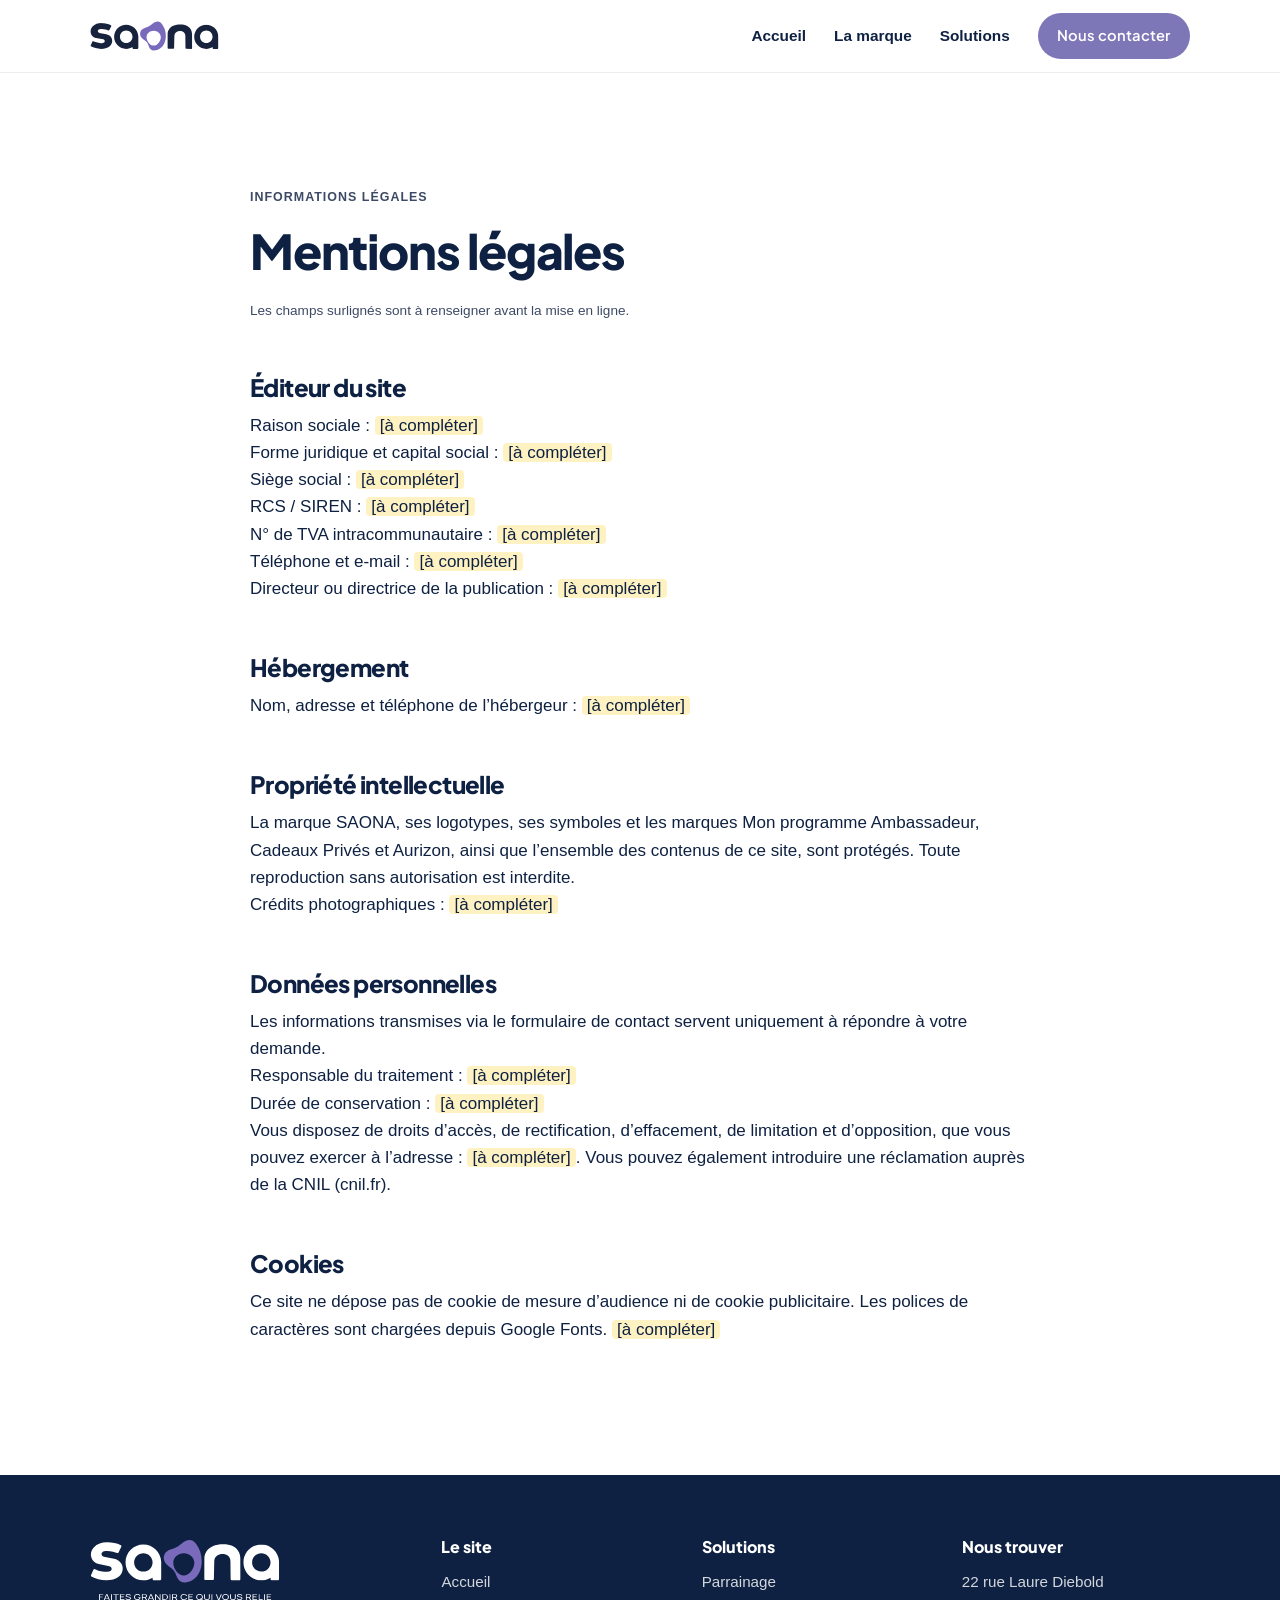
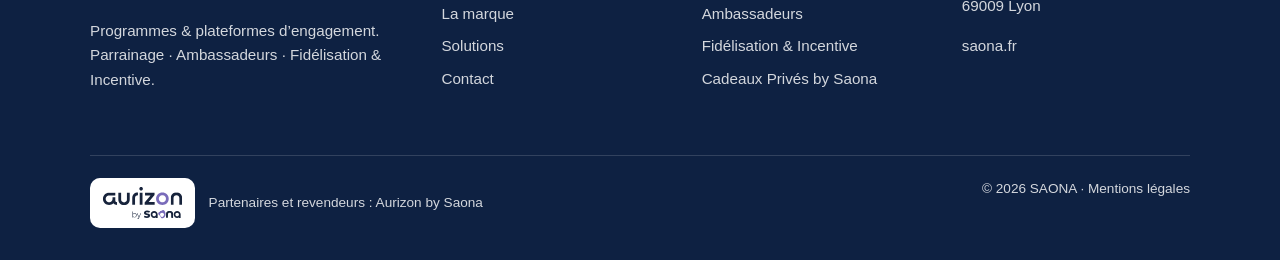
<file: site/mentions-legales.html>
<!doctype html>
<html lang="fr">
<head>
  <meta charset="utf-8">
  <meta name="viewport" content="width=device-width, initial-scale=1">
  <title>Mentions légales — SAONA</title>
  <meta name="description" content="Mentions légales et informations sur le traitement des données personnelles du site SAONA.">
  <meta property="og:title" content="Mentions légales — SAONA">
  <meta property="og:description" content="Mentions légales et informations sur le traitement des données personnelles du site SAONA.">
  <meta property="og:type" content="website">
  <meta name="theme-color" content="#0E2142">
  <link rel="icon" href="assets/logo/symbole.svg" type="image/svg+xml">
  <link rel="preconnect" href="https://fonts.googleapis.com">
  <link rel="preconnect" href="https://fonts.gstatic.com" crossorigin>
  <link href="https://fonts.googleapis.com/css2?family=Plus+Jakarta+Sans:wght@500;600;700;800&display=swap" rel="stylesheet">
  <link rel="stylesheet" href="css/site.css">
</head>
<body>
  <a class="skip" href="#contenu">Aller au contenu</a>
  <header class="entete">
    <div class="wrap">
      <a class="logo" href="index.html" aria-label="SAONA — accueil"><img src="assets/logo/saona-sans-signature.svg" alt="SAONA" width="160" height="47"></a>
      <button class="burger" aria-label="Ouvrir le menu" aria-expanded="false" aria-controls="nav">
        <svg viewBox="0 0 24 24" fill="none" stroke="currentColor" stroke-width="2" stroke-linecap="round"><path d="M4 7h16M4 12h16M4 17h16"/></svg>
      </button>
      <nav class="nav" id="nav" aria-label="Navigation principale">
        <a href="index.html">Accueil</a>
        <a href="approche.html">La marque</a>
        <a href="solutions.html">Solutions</a>
        <a class="btn btn-plein" href="contact.html">Nous contacter</a>
      </nav>
    </div>
  </header>
  <main id="contenu">
    <section class="legal">
      <div class="wrap" style="max-width:860px">
        <p class="surtitre">Informations légales</p>
        <h1 style="font-size:clamp(2rem,4.5vw,3rem)">Mentions légales</h1>
        <p class="note">Les champs surlignés sont à renseigner avant la mise en ligne.</p>

        <h2>Éditeur du site</h2>
        <p>Raison sociale : <span class="a-completer">[à compléter]</span><br>
        Forme juridique et capital social : <span class="a-completer">[à compléter]</span><br>
        Siège social : <span class="a-completer">[à compléter]</span><br>
        RCS / SIREN : <span class="a-completer">[à compléter]</span><br>
        N° de TVA intracommunautaire : <span class="a-completer">[à compléter]</span><br>
        Téléphone et e-mail : <span class="a-completer">[à compléter]</span><br>
        Directeur ou directrice de la publication : <span class="a-completer">[à compléter]</span></p>

        <h2>Hébergement</h2>
        <p>Nom, adresse et téléphone de l’hébergeur : <span class="a-completer">[à compléter]</span></p>

        <h2>Propriété intellectuelle</h2>
        <p>La marque SAONA, ses logotypes, ses symboles et les marques Mon programme Ambassadeur, Cadeaux Privés et Aurizon, ainsi que l’ensemble des contenus de ce site, sont protégés. Toute reproduction sans autorisation est interdite.<br>
        Crédits photographiques : <span class="a-completer">[à compléter]</span></p>

        <h2 id="donnees">Données personnelles</h2>
        <p>Les informations transmises via le formulaire de contact servent uniquement à répondre à votre demande.<br>
        Responsable du traitement : <span class="a-completer">[à compléter]</span><br>
        Durée de conservation : <span class="a-completer">[à compléter]</span><br>
        Vous disposez de droits d’accès, de rectification, d’effacement, de limitation et d’opposition, que vous pouvez exercer à l’adresse : <span class="a-completer">[à compléter]</span>. Vous pouvez également introduire une réclamation auprès de la CNIL (cnil.fr).</p>

        <h2>Cookies</h2>
        <p>Ce site ne dépose pas de cookie de mesure d’audience ni de cookie publicitaire. Les polices de caractères sont chargées depuis Google Fonts. <span class="a-completer">[à compléter]</span></p>
      </div>
    </section>
  </main>
  <footer class="pied">
    <div class="wrap">
      <div class="haut">
        <div>
          <img class="logo" src="assets/logo/saona-blanc.svg" alt="SAONA — Faites grandir ce qui vous relie" width="190" height="62">
          <p>Programmes &amp; plateformes d’engagement.<br>Parrainage · Ambassadeurs · Fidélisation &amp; Incentive.</p>
        </div>
        <div>
          <h4>Le site</h4>
          <ul>
            <li><a href="index.html">Accueil</a></li>
            <li><a href="approche.html">La marque</a></li>
            <li><a href="solutions.html">Solutions</a></li>
            <li><a href="contact.html">Contact</a></li>
          </ul>
        </div>
        <div>
          <h4>Solutions</h4>
          <ul>
            <li><a href="solutions.html#parrainage">Parrainage</a></li>
            <li><a href="solutions.html#ambassadeurs">Ambassadeurs</a></li>
            <li><a href="solutions.html#fidelisation">Fidélisation &amp; Incentive</a></li>
            <li><a href="solutions.html#recompense">Cadeaux Privés by Saona</a></li>
          </ul>
        </div>
        <div>
          <h4>Nous trouver</h4>
          <p>22 rue Laure Diebold<br>69009 Lyon</p>
          <p><a href="https://saona.fr">saona.fr</a></p>
        </div>
      </div>
      <div class="bas">
        <div class="aurizon"><span class="badge"><img src="assets/logo/aurizon.svg" alt="Aurizon by Saona" width="90" height="42"></span><span>Partenaires et revendeurs : <a href="solutions.html#partenaires">Aurizon by Saona</a></span></div>
        <div>© <span id="annee">2026</span> SAONA · <a href="mentions-legales.html">Mentions légales</a></div>
      </div>
    </div>
  </footer>
  <script src="js/site.js"></script>
</body>
</html>
</file>
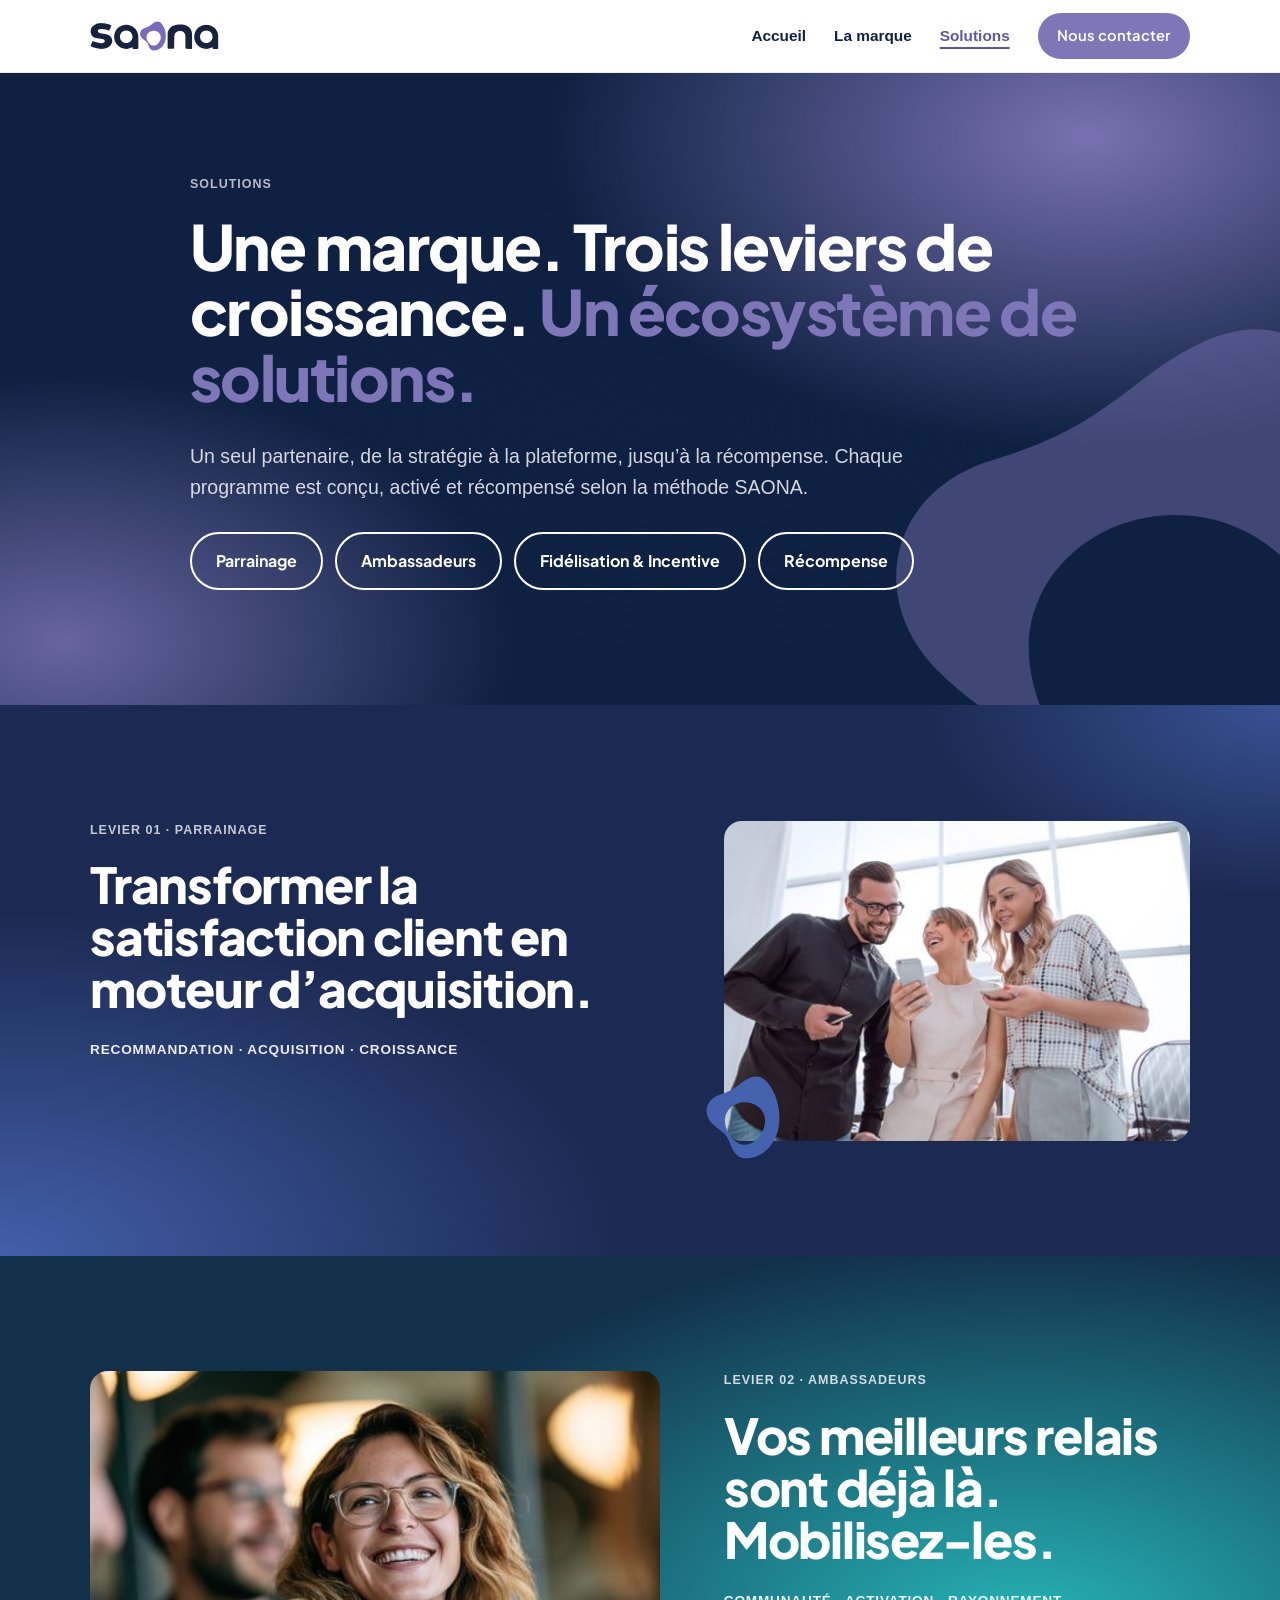
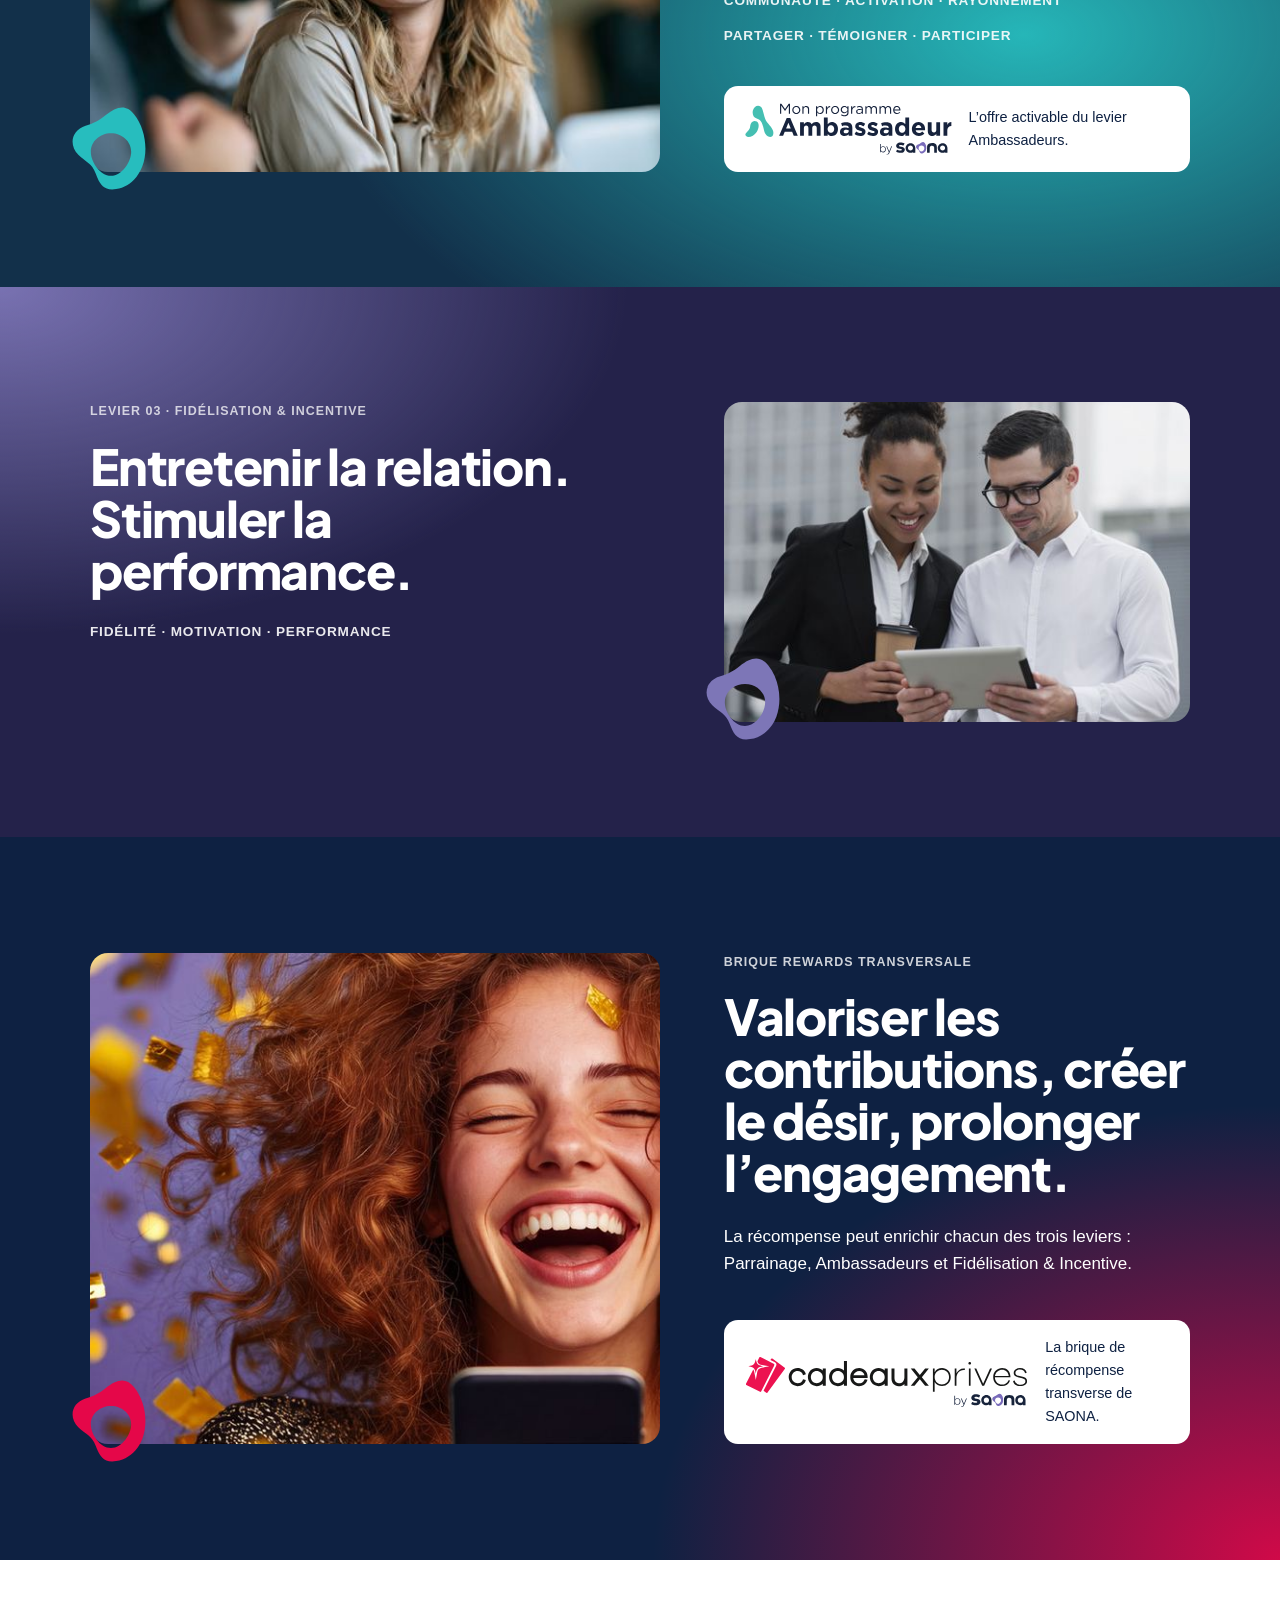
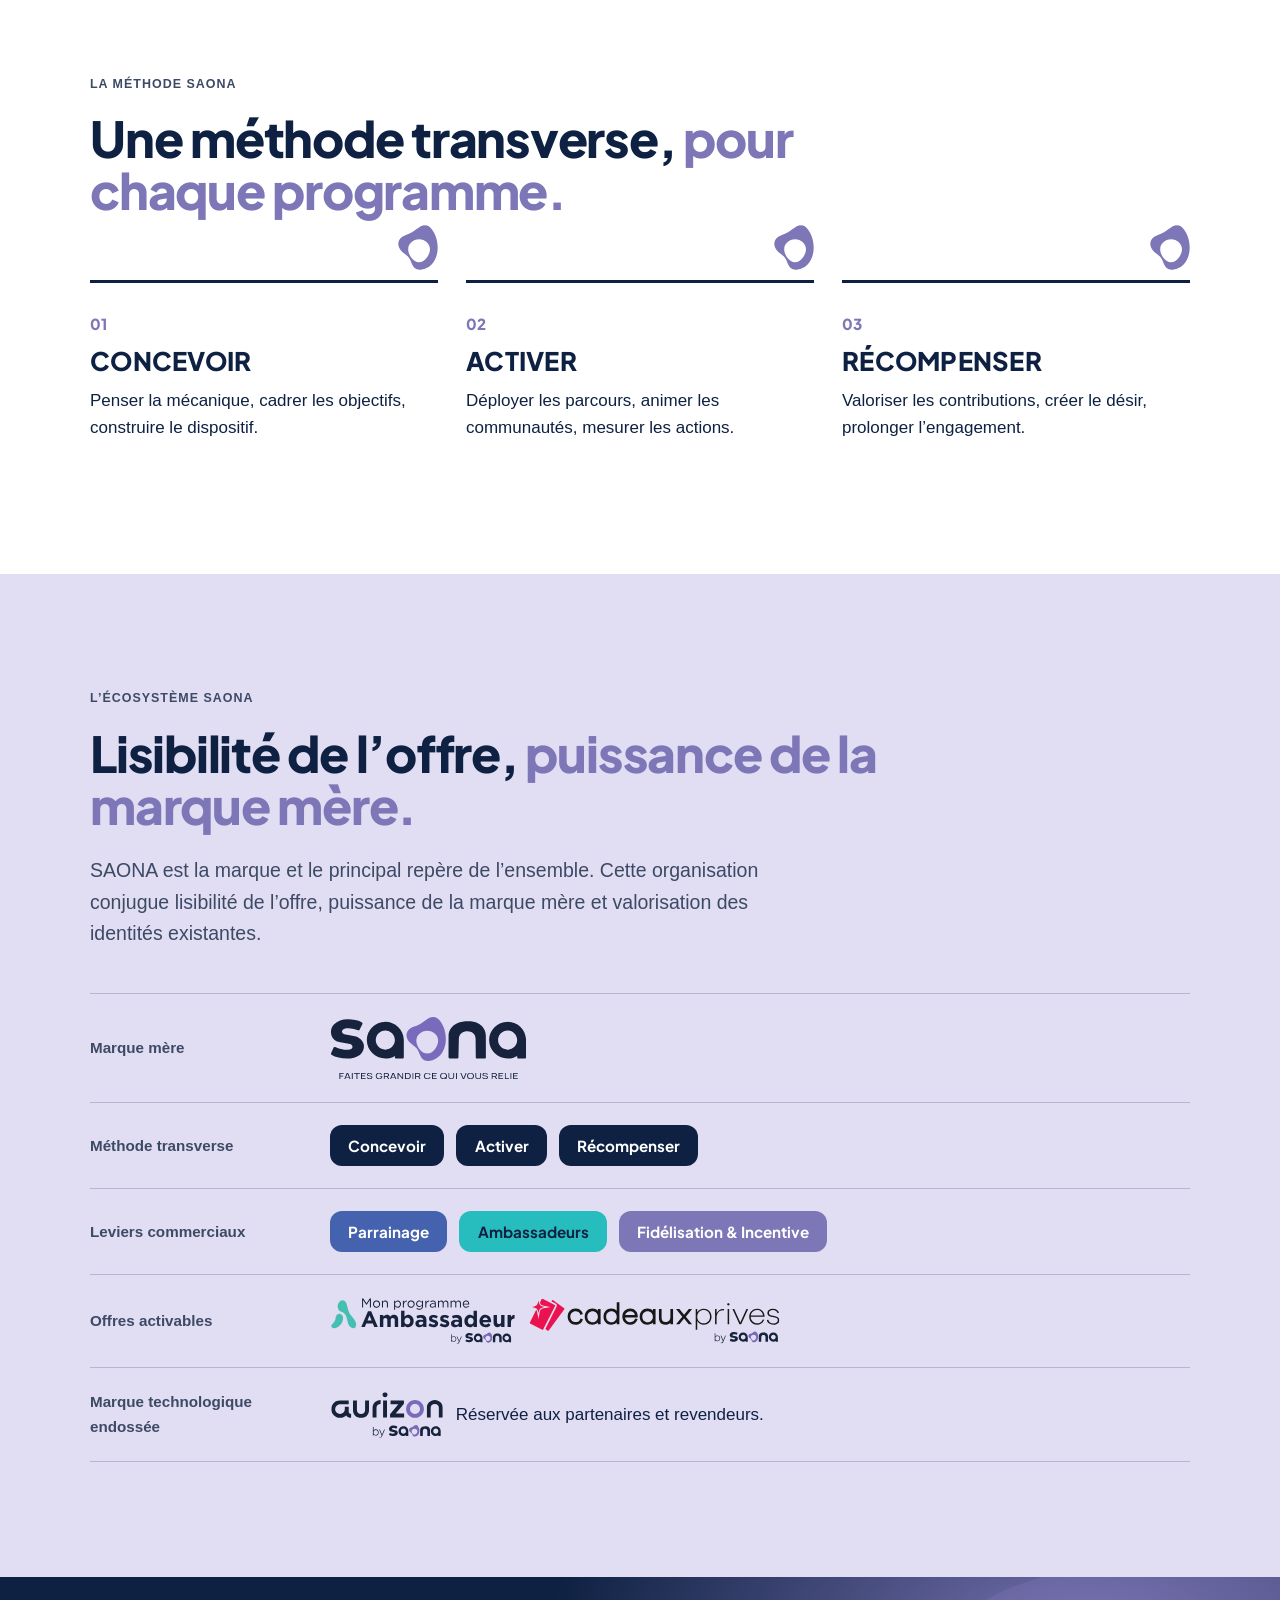
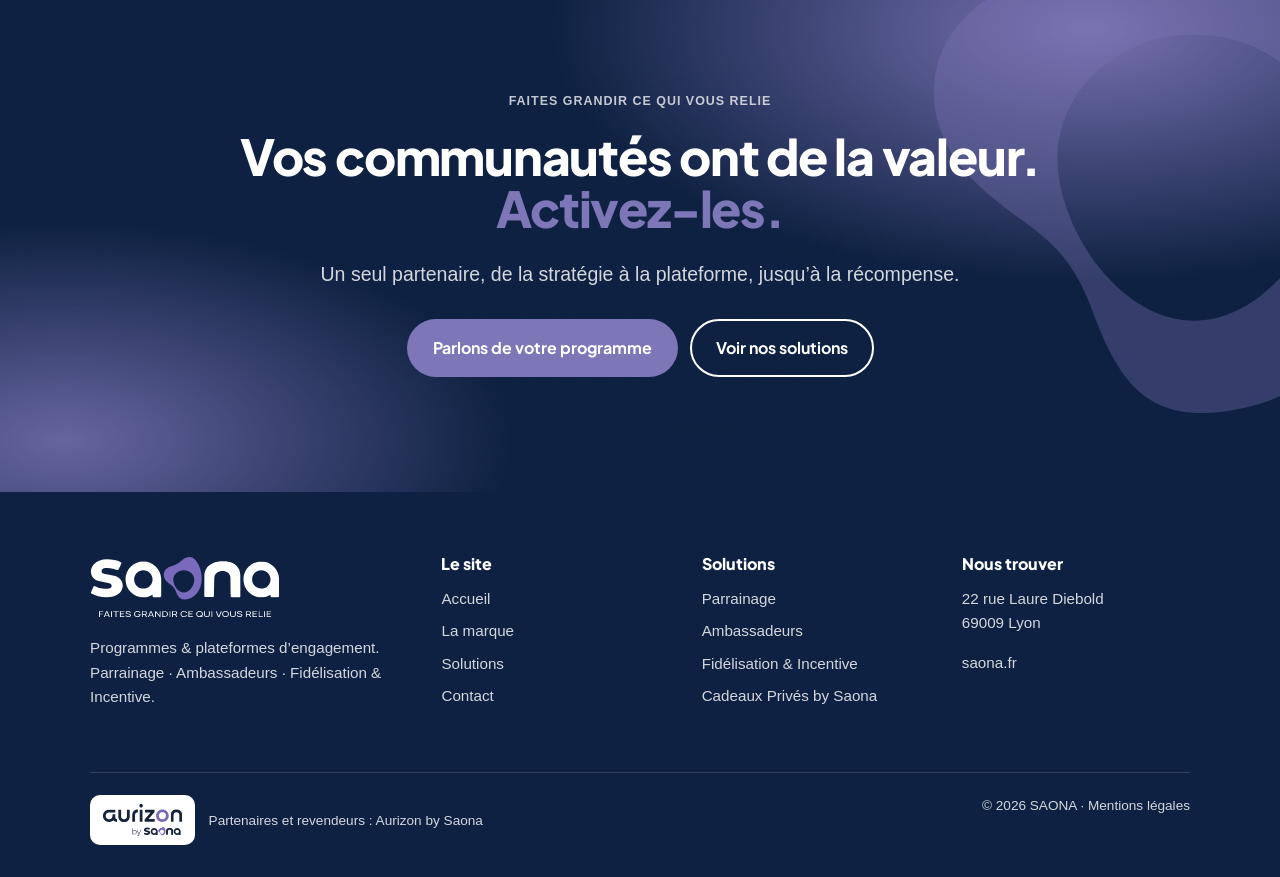
<file: site/solutions.html>
<!doctype html>
<html lang="fr">
<head>
  <meta charset="utf-8">
  <meta name="viewport" content="width=device-width, initial-scale=1">
  <title>Solutions SAONA — Parrainage, Ambassadeurs, Fidélisation & Incentive</title>
  <meta name="description" content="Une marque, trois leviers de croissance, un écosystème de solutions : Parrainage, Ambassadeurs (Mon programme Ambassadeur), Fidélisation & Incentive, et la brique récompense Cadeaux Privés by Saona.">
  <meta property="og:title" content="Solutions SAONA — Parrainage, Ambassadeurs, Fidélisation & Incentive">
  <meta property="og:description" content="Une marque, trois leviers de croissance, un écosystème de solutions : Parrainage, Ambassadeurs (Mon programme Ambassadeur), Fidélisation & Incentive, et la brique récompense Cadeaux Privés by Saona.">
  <meta property="og:type" content="website">
  <meta name="theme-color" content="#0E2142">
  <link rel="icon" href="assets/logo/symbole.svg" type="image/svg+xml">
  <link rel="preconnect" href="https://fonts.googleapis.com">
  <link rel="preconnect" href="https://fonts.gstatic.com" crossorigin>
  <link href="https://fonts.googleapis.com/css2?family=Plus+Jakarta+Sans:wght@500;600;700;800&display=swap" rel="stylesheet">
  <link rel="stylesheet" href="css/site.css">
</head>
<body>
  <a class="skip" href="#contenu">Aller au contenu</a>
  <header class="entete">
    <div class="wrap">
      <a class="logo" href="index.html" aria-label="SAONA — accueil"><img src="assets/logo/saona-sans-signature.svg" alt="SAONA" width="160" height="47"></a>
      <button class="burger" aria-label="Ouvrir le menu" aria-expanded="false" aria-controls="nav">
        <svg viewBox="0 0 24 24" fill="none" stroke="currentColor" stroke-width="2" stroke-linecap="round"><path d="M4 7h16M4 12h16M4 17h16"/></svg>
      </button>
      <nav class="nav" id="nav" aria-label="Navigation principale">
        <a href="index.html">Accueil</a>
        <a href="approche.html">La marque</a>
        <a href="solutions.html" aria-current="page">Solutions</a>
        <a class="btn btn-plein" href="contact.html">Nous contacter</a>
      </nav>
    </div>
  </header>
  <main id="contenu">
    <section class="hero hero-simple degrade-saona">
      <div class="module" style="width:560px;height:600px;right:-160px;bottom:-220px;opacity:.45" aria-hidden="true"></div>
      <div class="wrap">
        <p class="surtitre">Solutions</p>
        <h1>Une marque. Trois leviers de croissance. <em>Un écosystème de solutions.</em></h1>
        <p class="chapo">Un seul partenaire, de la stratégie à la plateforme, jusqu’à la récompense. Chaque programme est conçu, activé et récompensé selon la méthode SAONA.</p>
        <div class="actions">
          <a class="btn btn-contour" href="#parrainage">Parrainage</a>
          <a class="btn btn-contour" href="#ambassadeurs">Ambassadeurs</a>
          <a class="btn btn-contour" href="#fidelisation">Fidélisation &amp; Incentive</a>
          <a class="btn btn-contour" href="#recompense">Récompense</a>
        </div>
      </div>
    </section>

    <section class="programme degrade-cobalt" id="parrainage">
      <div class="wrap deux-col">
        <div class="apparait">
          <p class="surtitre" style="color:rgba(255,255,255,.75)">Levier 01 · Parrainage</p>
          <h2 style="color:#fff">Transformer la satisfaction client en moteur d’acquisition.</h2>
          <p class="mots">Recommandation · acquisition · croissance</p>
        </div>
        <div class="visuel apparait">
          <img class="photo" src="assets/img/equipe-mobile.jpg" alt="Trois collègues regardent ensemble un smartphone en souriant" width="489" height="328" loading="lazy">
          <img class="symb" src="assets/logo/symbole-cobalt.svg" alt="">
        </div>
      </div>
    </section>

    <section class="programme degrade-aqua" id="ambassadeurs">
      <div class="wrap deux-col">
        <div class="visuel apparait">
          <img class="photo" src="assets/img/reunion.jpg" alt="Une femme souriante au premier plan lors d’un échange entre collègues" width="578" height="340" loading="lazy">
          <img class="symb" src="assets/logo/symbole-aqua.svg" alt="">
        </div>
        <div class="apparait">
          <p class="surtitre" style="color:rgba(255,255,255,.8)">Levier 02 · Ambassadeurs</p>
          <h2 style="color:#fff">Vos meilleurs relais sont déjà là. Mobilisez-les.</h2>
          <p class="mots">Communauté · activation · rayonnement</p>
          <p class="mots">Partager · Témoigner · Participer</p>
          <div class="offre"><img src="assets/logo/mon-programme-ambassadeur.svg" alt="Mon programme Ambassadeur by Saona"><span>L’offre activable du levier Ambassadeurs.</span></div>
        </div>
      </div>
    </section>

    <section class="programme degrade-violet" id="fidelisation">
      <div class="wrap deux-col">
        <div class="apparait">
          <p class="surtitre" style="color:rgba(255,255,255,.75)">Levier 03 · Fidélisation &amp; Incentive</p>
          <h2 style="color:#fff">Entretenir la relation. Stimuler la performance.</h2>
          <p class="mots">Fidélité · motivation · performance</p>
        </div>
        <div class="visuel apparait">
          <img class="photo" src="assets/img/duo-tablette.jpg" alt="Deux collaborateurs consultent une tablette" width="486" height="359" loading="lazy">
          <img class="symb" src="assets/logo/symbole.svg" alt="">
        </div>
      </div>
    </section>

    <section class="programme degrade-framboise" id="recompense">
      <div class="wrap deux-col">
        <div class="visuel apparait">
          <img class="photo" src="assets/img/recompense.jpg" alt="Une femme éclate de rire sous une pluie de confettis dorés" width="1600" height="511" loading="lazy" style="object-position:30% 30%">
          <img class="symb" src="assets/logo/symbole-framboise.svg" alt="">
        </div>
        <div class="apparait">
          <p class="surtitre" style="color:rgba(255,255,255,.8)">Brique Rewards transversale</p>
          <h2 style="color:#fff">Valoriser les contributions, créer le désir, prolonger l’engagement.</h2>
          <p>La récompense peut enrichir chacun des trois leviers : Parrainage, Ambassadeurs et Fidélisation &amp; Incentive.</p>
          <div class="offre"><img src="assets/logo/cadeauxprives.svg" alt="Cadeaux Privés by Saona"><span>La brique de récompense transverse de SAONA.</span></div>
        </div>
      </div>
    </section>

    <section>
      <div class="wrap">
        <div class="apparait" style="max-width:780px;margin-bottom:clamp(40px,6vw,64px)">
          <p class="surtitre">La méthode SAONA</p>
          <h2>Une méthode transverse, <em>pour chaque programme.</em></h2>
        </div>
        <div class="methode">
          <div class="etape apparait">
            <img src="assets/logo/symbole.svg" alt="">
            <span class="n">01</span>
            <h3>Concevoir</h3>
            <p>Penser la mécanique, cadrer les objectifs, construire le dispositif.</p>
          </div>
          <div class="etape apparait">
            <img src="assets/logo/symbole.svg" alt="">
            <span class="n">02</span>
            <h3>Activer</h3>
            <p>Déployer les parcours, animer les communautés, mesurer les actions.</p>
          </div>
          <div class="etape apparait">
            <img src="assets/logo/symbole.svg" alt="">
            <span class="n">03</span>
            <h3>Récompenser</h3>
            <p>Valoriser les contributions, créer le désir, prolonger l’engagement.</p>
          </div>
        </div>
      </div>
    </section>

    <section class="fond-lavande" id="ecosysteme">
      <div class="wrap">
        <div class="apparait" style="max-width:820px;margin-bottom:clamp(28px,4vw,44px)">
          <p class="surtitre">L’écosystème SAONA</p>
          <h2>Lisibilité de l’offre, <em>puissance de la marque mère.</em></h2>
          <p class="chapo">SAONA est la marque et le principal repère de l’ensemble. Cette organisation conjugue lisibilité de l’offre, puissance de la marque mère et valorisation des identités existantes.</p>
        </div>
        <div class="archi apparait">
          <div class="ligne"><span class="lib">Marque mère</span><div class="elts"><img src="assets/logo/saona.svg" alt="SAONA — Faites grandir ce qui vous relie" style="height:64px"></div></div>
          <div class="ligne"><span class="lib">Méthode transverse</span><div class="elts"><span class="pill">Concevoir</span><span class="pill">Activer</span><span class="pill">Récompenser</span></div></div>
          <div class="ligne"><span class="lib">Leviers commerciaux</span><div class="elts"><span class="pill cobalt">Parrainage</span><span class="pill aqua">Ambassadeurs</span><span class="pill violet">Fidélisation &amp; Incentive</span></div></div>
          <div class="ligne"><span class="lib">Offres activables</span><div class="elts"><img src="assets/logo/mon-programme-ambassadeur.svg" alt="Mon programme Ambassadeur by Saona"><img src="assets/logo/cadeauxprives.svg" alt="Cadeaux Privés by Saona"></div></div>
          <div class="ligne" id="partenaires"><span class="lib">Marque technologique endossée</span><div class="elts"><img src="assets/logo/aurizon.svg" alt="Aurizon by Saona"><span>Réservée aux partenaires et revendeurs.</span></div></div>
        </div>
      </div>
    </section>

    <section class="cta degrade-saona">
      <div class="module" style="width:520px;height:560px;right:-160px;top:-120px;opacity:.35" aria-hidden="true"></div>
      <div class="wrap apparait">
        <p class="surtitre" style="color:rgba(255,255,255,.75)">Faites grandir ce qui vous relie</p>
        <h2>Vos communautés ont de la valeur.<br><em>Activez-les.</em></h2>
        <p class="chapo" style="color:rgba(255,255,255,.82);margin:0 auto">Un seul partenaire, de la stratégie à la plateforme, jusqu’à la récompense.</p>
        <div class="actions">
          <a class="btn btn-plein" href="contact.html">Parlons de votre programme</a>
          <a class="btn btn-contour" href="solutions.html">Voir nos solutions</a>
        </div>
      </div>
    </section>
  </main>
  <footer class="pied">
    <div class="wrap">
      <div class="haut">
        <div>
          <img class="logo" src="assets/logo/saona-blanc.svg" alt="SAONA — Faites grandir ce qui vous relie" width="190" height="62">
          <p>Programmes &amp; plateformes d’engagement.<br>Parrainage · Ambassadeurs · Fidélisation &amp; Incentive.</p>
        </div>
        <div>
          <h4>Le site</h4>
          <ul>
            <li><a href="index.html">Accueil</a></li>
            <li><a href="approche.html">La marque</a></li>
            <li><a href="solutions.html">Solutions</a></li>
            <li><a href="contact.html">Contact</a></li>
          </ul>
        </div>
        <div>
          <h4>Solutions</h4>
          <ul>
            <li><a href="solutions.html#parrainage">Parrainage</a></li>
            <li><a href="solutions.html#ambassadeurs">Ambassadeurs</a></li>
            <li><a href="solutions.html#fidelisation">Fidélisation &amp; Incentive</a></li>
            <li><a href="solutions.html#recompense">Cadeaux Privés by Saona</a></li>
          </ul>
        </div>
        <div>
          <h4>Nous trouver</h4>
          <p>22 rue Laure Diebold<br>69009 Lyon</p>
          <p><a href="https://saona.fr">saona.fr</a></p>
        </div>
      </div>
      <div class="bas">
        <div class="aurizon"><span class="badge"><img src="assets/logo/aurizon.svg" alt="Aurizon by Saona" width="90" height="42"></span><span>Partenaires et revendeurs : <a href="solutions.html#partenaires">Aurizon by Saona</a></span></div>
        <div>© <span id="annee">2026</span> SAONA · <a href="mentions-legales.html">Mentions légales</a></div>
      </div>
    </div>
  </footer>
  <script src="js/site.js"></script>
</body>
</html>
</file>
<file: css/style.css>
:root {
  --bg: #f6f5f2;
  --surface: #ffffff;
  --surface-2: #efede8;
  --text: #1d1d1b;
  --muted: #6b6a66;
  --border: #dcd9d2;
  --accent: #1f5f5b;
  --accent-contrast: #ffffff;
  --accent-soft: #dcebe9;
  --danger: #a3322a;
  --warn: #9a6a00;
  --ok: #2c6e3f;
  --radius: 10px;
  --shadow: 0 1px 2px rgba(0,0,0,.06), 0 4px 16px rgba(0,0,0,.05);
  color-scheme: light;
}
@media (prefers-color-scheme: dark) {
  :root:not([data-theme="light"]) {
    --bg: #151615; --surface: #1e201f; --surface-2: #272a28; --text: #ecebe7;
    --muted: #a3a29c; --border: #363a37; --accent: #6fc0b8; --accent-contrast: #0e1a19;
    --accent-soft: #233b39; --danger: #e5786f; --warn: #e0b04c; --ok: #7cc58f;
    --shadow: 0 1px 2px rgba(0,0,0,.4); color-scheme: dark;
  }
}
:root[data-theme="dark"] {
  --bg: #151615; --surface: #1e201f; --surface-2: #272a28; --text: #ecebe7;
  --muted: #a3a29c; --border: #363a37; --accent: #6fc0b8; --accent-contrast: #0e1a19;
  --accent-soft: #233b39; --danger: #e5786f; --warn: #e0b04c; --ok: #7cc58f;
  --shadow: 0 1px 2px rgba(0,0,0,.4); color-scheme: dark;
}

* { box-sizing: border-box; }
html, body { margin: 0; }
body {
  background: var(--bg); color: var(--text);
  font: 15px/1.5 system-ui, -apple-system, "Segoe UI", Roboto, sans-serif;
}
a { color: var(--accent); }
h1, h2, h3 { line-height: 1.25; margin: 0; }
h2 { font-size: 1.1rem; }
h3 { font-size: 1rem; }

.layout { display: flex; min-height: 100vh; }
.sidebar {
  width: 240px; flex-shrink: 0; background: var(--surface); border-right: 1px solid var(--border);
  padding: 20px 12px; position: sticky; top: env(safe-area-inset-top, 0px); height: 100vh; overflow-y: auto;
}
.brand { font-weight: 800; letter-spacing: .08em; padding: 0 10px 18px; font-size: 1.1rem; }
.brand span { display: block; font-weight: 400; letter-spacing: 0; color: var(--muted); font-size: .85rem; }
.nav-group { margin-bottom: 14px; }
.nav-group-title { font-size: .72rem; text-transform: uppercase; letter-spacing: .08em; color: var(--muted); padding: 4px 10px; }
.nav-link {
  display: flex; justify-content: space-between; align-items: center; padding: 7px 10px; border-radius: 8px;
  color: var(--text); text-decoration: none;
}
.nav-link:hover { background: var(--surface-2); }
.nav-link.active { background: var(--accent-soft); color: var(--accent); font-weight: 600; }
.nav-count { font-size: .75rem; color: var(--muted); }

.main { flex: 1; min-width: 0; }
.topbar {
  display: flex; align-items: center; gap: 12px; padding: 14px 24px; border-bottom: 1px solid var(--border);
  background: var(--surface); position: sticky; top: env(safe-area-inset-top, 0px); z-index: 5;
}
.topbar h1 { font-size: 1.2rem; flex: 1; }
#menuBtn { display: none; }
#view { padding: 24px; max-width: 1200px; }

.btn {
  border: 1px solid var(--accent); background: var(--accent); color: var(--accent-contrast);
  padding: 7px 14px; border-radius: 8px; font: inherit; font-size: .9rem; cursor: pointer; white-space: nowrap;
}
.btn.ghost { background: transparent; color: var(--accent); }
.btn.danger { background: transparent; border-color: var(--danger); color: var(--danger); }
.btn.small { padding: 3px 9px; font-size: .8rem; }
.btn:disabled { opacity: .5; cursor: not-allowed; }
.icon-btn { background: none; border: none; color: var(--text); font-size: 1.1rem; cursor: pointer; padding: 4px 8px; }

.toolbar { display: flex; gap: 10px; align-items: center; margin-bottom: 16px; flex-wrap: wrap; }
.toolbar input[type="search"] { flex: 1; min-width: 180px; }
input, select, textarea {
  font: inherit; color: var(--text); background: var(--surface); border: 1px solid var(--border);
  border-radius: 8px; padding: 7px 10px; width: 100%;
}
textarea { min-height: 90px; resize: vertical; }
input[type="checkbox"] { width: auto; }
input:focus, select:focus, textarea:focus { outline: 2px solid var(--accent); outline-offset: -1px; }

.card { background: var(--surface); border: 1px solid var(--border); border-radius: var(--radius); padding: 18px; box-shadow: var(--shadow); }
.card + .card { margin-top: 16px; }
.card-head { display: flex; justify-content: space-between; align-items: center; gap: 10px; margin-bottom: 12px; flex-wrap: wrap; }
.grid { display: grid; gap: 16px; grid-template-columns: repeat(auto-fill, minmax(260px, 1fr)); }
.grid + .card, .card + .grid { margin-top: 16px; }
.stats { display: grid; gap: 12px; grid-template-columns: repeat(auto-fill, minmax(170px, 1fr)); margin-bottom: 16px; }
.stat { background: var(--surface); border: 1px solid var(--border); border-radius: var(--radius); padding: 14px 16px; }
.stat-value { font-size: 1.7rem; font-weight: 700; }
.stat-label { color: var(--muted); font-size: .85rem; }

.table-wrap { overflow-x: auto; background: var(--surface); border: 1px solid var(--border); border-radius: var(--radius); }
table { border-collapse: collapse; width: 100%; }
th, td { text-align: left; padding: 9px 12px; border-bottom: 1px solid var(--border); vertical-align: top; }
th { font-size: .78rem; text-transform: uppercase; letter-spacing: .05em; color: var(--muted); background: var(--surface-2); }
tr:last-child td { border-bottom: none; }
td.actions { white-space: nowrap; text-align: right; }
tr.is-done td { color: var(--muted); }
tr.is-done td.title-cell { text-decoration: line-through; }

.badge { display: inline-block; font-size: .75rem; padding: 2px 8px; border-radius: 99px; background: var(--surface-2); color: var(--text); white-space: nowrap; }
.badge.accent { background: var(--accent-soft); color: var(--accent); }
.badge.warn { color: var(--warn); }
.badge.ok { color: var(--ok); }
.badge.danger { color: var(--danger); }
.progress { height: 6px; background: var(--surface-2); border-radius: 99px; overflow: hidden; min-width: 80px; }
.progress > div { height: 100%; background: var(--accent); }
.muted { color: var(--muted); }
.small { font-size: .85rem; }
.empty { color: var(--muted); padding: 18px; text-align: center; }
.list { list-style: none; padding: 0; margin: 0; }
.list li { padding: 8px 0; border-bottom: 1px solid var(--border); }
.list li:last-child { border-bottom: none; }
.row { display: flex; gap: 10px; align-items: center; justify-content: space-between; flex-wrap: wrap; }
.stack > * + * { margin-top: 10px; }
.pre { white-space: pre-wrap; background: var(--surface-2); border-radius: 8px; padding: 12px; font-size: .88rem; }
.checklist label { display: flex; gap: 10px; align-items: center; padding: 6px 0; }
.section-title { margin: 22px 0 10px; font-size: .8rem; text-transform: uppercase; letter-spacing: .08em; color: var(--muted); }
.kv { display: grid; grid-template-columns: 150px 1fr; gap: 4px 12px; font-size: .92rem; }
.kv dt { color: var(--muted); }
.kv dd { margin: 0; }

dialog {
  border: 1px solid var(--border); border-radius: 12px; padding: 0; width: min(620px, calc(100vw - 32px));
  background: var(--surface); color: var(--text); box-shadow: var(--shadow);
}
body::before { content: ""; position: fixed; inset: 0 0 auto; height: env(safe-area-inset-top, 0px); z-index: 10; background: var(--surface); }
dialog p { margin: 0 0 8px; }
dialog::backdrop { background: rgba(0,0,0,.4); }
.modal-head, .modal-foot { display: flex; align-items: center; justify-content: space-between; gap: 10px; padding: 14px 18px; }
.modal-head { border-bottom: 1px solid var(--border); }
.modal-foot { border-top: 1px solid var(--border); justify-content: flex-end; }
.modal-body { padding: 16px 18px; max-height: 65vh; overflow-y: auto; }
.field { margin-bottom: 12px; }
.field label { display: block; font-size: .85rem; color: var(--muted); margin-bottom: 4px; }
.field.check label { display: flex; gap: 8px; align-items: center; color: var(--text); }

.toast {
  position: fixed; bottom: 20px; left: 50%; transform: translateX(-50%) translateY(20px); opacity: 0;
  background: var(--text); color: var(--bg); padding: 9px 16px; border-radius: 8px; transition: .2s; pointer-events: none; z-index: 50;
}
.toast.show { opacity: 1; transform: translateX(-50%); }

@media (max-width: 860px) {
  #menuBtn { display: block; }
  .sidebar { position: fixed; left: 0; top: 0; padding-top: calc(20px + env(safe-area-inset-top, 0px)); z-index: 20; transform: translateX(-100%); transition: transform .2s; box-shadow: var(--shadow); }
  .sidebar.open { transform: none; }
  .topbar { padding: 12px 16px; }
  #view { padding: 16px; }
  .kv { grid-template-columns: 1fr; }
  .kv dt { margin-top: 6px; }
}
</file>
<file: site/css/site.css>
/* SAONA — site institutionnel
   Charte : Brandbook SAONA, novembre 2026 (p. 15-19)
   - Bleu nuit #0E2142 et violet signature #7D76B7 = repères permanents.
   - Couleurs des leviers en accent uniquement, toujours associées au bleu nuit.
   - Framboise réservée à Cadeaux Privés et aux prises de parole Rewards. */

:root {
  --nuit: #0E2142;
  --violet: #7D76B7;
  --violet-fonce: #5E57A0;   /* variante plus contrastée pour petits textes sur fond clair */
  --lavande: #E1DDF2;        /* fond clair des pages du brandbook */
  --lavande-2: #F3F1FA;
  --cobalt: #4562AE;
  --aqua: #27BDBE;
  --aqua-fonce: #138A8B;
  --framboise: #E50749;
  --blanc: #FFFFFF;
  --texte: #0E2142;
  --texte-doux: #3D4A66;

  --titre: "Plus Jakarta Sans", "Aptos", system-ui, sans-serif;
  --corps: "Aptos", "Segoe UI", Roboto, "Helvetica Neue", Arial, sans-serif;

  --max: 1180px;
  --gouttiere: clamp(16px, 4vw, 40px);
  --rayon: 18px;
  --ombre: 0 18px 40px -24px rgba(14, 33, 66, .35);
}

*, *::before, *::after { box-sizing: border-box; }
html { scroll-behavior: smooth; -webkit-text-size-adjust: 100%; }
body {
  margin: 0;
  background: var(--blanc);
  color: var(--texte);
  font-family: var(--corps);
  font-size: 17px;
  line-height: 1.6;
}
img { max-width: 100%; display: block; }
a { color: inherit; }
:focus-visible { outline: 3px solid var(--violet); outline-offset: 3px; }

.skip { position: absolute; left: -999px; top: 8px; background: var(--nuit); color: #fff; padding: 8px 14px; border-radius: 8px; z-index: 100; }
.skip:focus { left: 8px; }

.wrap { width: 100%; max-width: var(--max); margin: 0 auto; padding: 0 var(--gouttiere); }

/* ---------- Typographie (brandbook p. 17-18) ---------- */
h1, h2, h3, h4 {
  font-family: var(--titre);
  font-weight: 800;
  letter-spacing: -0.025em;
  line-height: 1.05;
  margin: 0 0 .5em;
}
h1 { font-size: clamp(2.4rem, 6vw, 4.4rem); }
h2 { font-size: clamp(2rem, 4.2vw, 3.1rem); }
h3 { font-size: clamp(1.3rem, 2.2vw, 1.6rem); letter-spacing: -0.015em; line-height: 1.15; }
h1 em, h2 em, h3 em { font-style: normal; color: var(--violet); }
p { margin: 0 0 1em; }
.surtitre {
  font-family: var(--corps);
  font-weight: 700;
  text-transform: uppercase;
  letter-spacing: .08em;
  font-size: .78rem;
  margin: 0 0 1.1rem;
  color: var(--texte-doux);
}
.chapo { font-size: clamp(1.05rem, 1.6vw, 1.22rem); color: var(--texte-doux); max-width: 46rem; }
.mention { text-transform: uppercase; letter-spacing: .06em; font-size: .82rem; font-weight: 600; }

/* ---------- Boutons ---------- */
.btn {
  display: inline-flex; align-items: center; gap: .5em;
  font-family: var(--titre); font-weight: 700; font-size: 1rem;
  padding: .9em 1.5em; border-radius: 999px; text-decoration: none;
  border: 2px solid transparent; cursor: pointer; transition: transform .15s, background .15s, color .15s;
}
.btn:hover { transform: translateY(-1px); }
.btn-plein { background: var(--violet); color: #fff; }
.btn-plein:hover { background: var(--violet-fonce); }
.btn-nuit { background: var(--nuit); color: #fff; }
.btn-contour { border-color: currentColor; color: inherit; background: transparent; }
.actions { display: flex; flex-wrap: wrap; gap: 12px; margin-top: 1.8rem; }

/* ---------- En-tête ---------- */
.entete {
  position: sticky; top: 0; z-index: 50;
  background: rgba(255,255,255,.92);
  backdrop-filter: saturate(1.4) blur(10px);
  border-bottom: 1px solid rgba(14,33,66,.08);
}
.entete .wrap { display: flex; align-items: center; justify-content: space-between; height: 72px; }
.entete .logo img { height: 30px; width: auto; }
.nav { display: flex; align-items: center; gap: 28px; }
.nav a { text-decoration: none; font-weight: 600; font-size: .96rem; }
.nav a:not(.btn):hover, .nav a[aria-current="page"] { color: var(--violet-fonce); }
.nav a[aria-current="page"] { text-decoration: underline; text-underline-offset: 6px; text-decoration-thickness: 2px; }
.nav .btn { padding: .65em 1.2em; font-size: .92rem; }
.burger { display: none; background: none; border: 0; padding: 8px; cursor: pointer; color: var(--nuit); }
.burger svg { width: 28px; height: 28px; }

@media (max-width: 860px) {
  .burger { display: block; }
  .nav {
    position: fixed; inset: 72px 0 auto 0; background: #fff;
    flex-direction: column; align-items: stretch; gap: 0; padding: 8px var(--gouttiere) 24px;
    border-bottom: 1px solid rgba(14,33,66,.1); box-shadow: var(--ombre);
    display: none;
  }
  .nav.ouvert { display: flex; }
  .nav a { padding: 14px 0; border-bottom: 1px solid rgba(14,33,66,.08); font-size: 1.05rem; }
  .nav .btn { margin-top: 16px; justify-content: center; }
}

/* ---------- Sections ---------- */
section { padding: clamp(64px, 9vw, 120px) 0; position: relative; overflow: hidden; }
.fond-lavande { background: var(--lavande); }
.fond-pale { background: var(--lavande-2); }
.fond-nuit { background: var(--nuit); color: #fff; }
.fond-nuit .surtitre, .fond-nuit .chapo { color: rgba(255,255,255,.78); }
.fond-nuit h1 em, .fond-nuit h2 em { color: #A9A3DB; }

/* Dégradé SAONA bleu nuit / violet — réservé au corporate et aux couvertures (brandbook p. 19) */
.degrade-saona {
  background:
    radial-gradient(60% 70% at 85% 10%, rgba(125,118,183,.95), transparent 70%),
    radial-gradient(50% 60% at 5% 90%, rgba(125,118,183,.8), transparent 70%),
    radial-gradient(40% 50% at 55% 55%, rgba(14,33,66,.9), transparent 75%),
    var(--nuit);
  color: #fff;
}
/* Dégradés leviers : toujours bleu nuit + couleur du levier (brandbook p. 19-20) */
.degrade-cobalt { background: radial-gradient(70% 90% at 0% 100%, rgba(69,98,174,.95), transparent 70%), radial-gradient(40% 50% at 100% 0%, rgba(69,98,174,.7), transparent 70%), #1B2A52; color: #fff; }
.degrade-aqua { background: radial-gradient(80% 90% at 80% 60%, rgba(39,189,190,.95), transparent 70%), #12304A; color: #fff; }
.degrade-violet { background: radial-gradient(70% 90% at 0% 0%, rgba(125,118,183,.95), transparent 70%), #24224A; color: #fff; }
.degrade-framboise { background: radial-gradient(70% 90% at 100% 100%, rgba(229,7,73,.9), transparent 70%), var(--nuit); color: #fff; }

/* Grand module organique (le « O » SAONA) en décor */
.module {
  position: absolute; pointer-events: none; z-index: 0;
  background: url("../assets/logo/symbole.svg") center / contain no-repeat;
  opacity: .9;
}
.module-clair { background-image: url("../assets/logo/symbole.svg"); opacity: .18; }
section > .wrap { position: relative; z-index: 1; }

/* ---------- Hero ---------- */
.hero { padding: clamp(56px, 8vw, 110px) 0 clamp(64px, 9vw, 120px); overflow: hidden; }
.hero .wrap { display: grid; grid-template-columns: 1.05fr .95fr; gap: clamp(32px, 5vw, 64px); align-items: center; }
.hero h1 { color: #fff; font-size: clamp(2.3rem, 5vw, 3.9rem); }
.hero .chapo { color: rgba(255,255,255,.82); }
.hero .surtitre { color: rgba(255,255,255,.7); }
.hero .btn-contour { color: #fff; }
.hero-visuel { position: relative; aspect-ratio: 1 / 1.02; }
.hero-visuel .blob {
  position: absolute; inset: 0;
  -webkit-mask: url("../assets/logo/symbole.svg") center / contain no-repeat;
          mask: url("../assets/logo/symbole.svg") center / contain no-repeat;
  background: var(--violet);
}
.hero-visuel img.photo {
  position: absolute; inset: 0; width: 100%; height: 100%; object-fit: cover; object-position: 60% 30%;
  border-radius: 46% 54% 42% 58% / 52% 40% 60% 48%;
  box-shadow: 0 30px 60px -30px rgba(0,0,0,.6);
}
.hero-visuel .pastille {
  position: absolute; width: 22%; right: -2%; bottom: 6%;
}
.hero-simple .wrap { display: block; max-width: 980px; }
@media (max-width: 860px) {
  .hero .wrap { grid-template-columns: 1fr; }
  .hero-visuel { max-width: 420px; margin: 0 auto; width: 100%; }
}

/* ---------- Bandeau signature ---------- */
.bandeau { padding: 28px 0; background: var(--lavande); text-align: center; }
.bandeau p { margin: 0; font-family: var(--titre); font-weight: 700; letter-spacing: .04em; text-transform: uppercase; font-size: clamp(.82rem, 1.4vw, .98rem); }

/* ---------- Grilles & cartes ---------- */
.grille { display: grid; gap: clamp(16px, 2.4vw, 28px); }
.g2 { grid-template-columns: repeat(2, 1fr); }
.g3 { grid-template-columns: repeat(3, 1fr); }
@media (max-width: 960px) { .g3 { grid-template-columns: 1fr 1fr; } }
@media (max-width: 680px) { .g2, .g3 { grid-template-columns: 1fr; } }

.carte {
  background: #fff; border-radius: var(--rayon); padding: clamp(22px, 3vw, 34px);
  box-shadow: var(--ombre); position: relative;
}
.carte h3 { margin-bottom: .55em; }
.carte p:last-child { margin-bottom: 0; }
.carte .num { font-family: var(--titre); font-weight: 700; color: var(--violet-fonce); font-size: .95rem; margin-bottom: .6rem; display: block; }
.carte strong { color: var(--nuit); }

.deux-col { display: grid; grid-template-columns: 1.1fr .9fr; gap: clamp(28px, 5vw, 72px); align-items: center; }
@media (max-width: 860px) { .deux-col { grid-template-columns: 1fr; } }

.photo-arrondie { border-radius: var(--rayon); width: 100%; height: 100%; object-fit: cover; }
.bande-photo { width: 100%; height: clamp(220px, 34vw, 440px); object-fit: cover; }

/* Mots-clés (Communautés / Contribution / Valeur ; Humain / Digital / Performance) */
.trilogie { display: flex; flex-wrap: wrap; gap: .2em 1.1em; font-family: var(--titre); font-weight: 800; font-size: clamp(1.8rem, 4.4vw, 3.2rem); letter-spacing: -0.025em; line-height: 1.1; margin: .4em 0 .6em; }
.trilogie span:nth-child(2) { color: var(--violet); }
.pile { font-family: var(--titre); font-weight: 800; text-transform: uppercase; font-size: clamp(1.2rem, 2.2vw, 1.6rem); line-height: 1.3; }
.pile span { display: block; }
.pile span:nth-child(2) { color: var(--violet); }

/* ---------- Leviers ---------- */
.levier {
  border-radius: var(--rayon); padding: clamp(24px, 3vw, 34px); display: flex; flex-direction: column; gap: 14px;
  background: #fff; box-shadow: var(--ombre); border-top: 6px solid var(--c);
}
.levier .tete { display: flex; align-items: center; gap: 12px; }
.levier .tete img { width: 42px; height: 42px; }
.levier .nom { font-family: var(--titre); font-weight: 800; font-size: 1.2rem; color: var(--c-texte, var(--c)); }
.levier .accroche { font-family: var(--titre); font-weight: 800; font-size: clamp(1.25rem, 2vw, 1.45rem); line-height: 1.2; letter-spacing: -0.015em; margin: 0; }
.levier .mots { font-size: .88rem; font-weight: 700; color: var(--c-texte, var(--c)); margin: 0; }
.levier .lien { margin-top: auto; font-weight: 700; text-decoration: none; color: var(--nuit); }
.levier .lien::after { content: " →"; }
.l-cobalt { --c: var(--cobalt); }
.l-aqua { --c: var(--aqua); --c-texte: var(--aqua-fonce); }
.l-violet { --c: var(--violet); --c-texte: var(--violet-fonce); }

.recompense {
  margin-top: clamp(20px, 3vw, 32px); border-radius: var(--rayon); padding: clamp(24px, 3vw, 36px);
  display: grid; grid-template-columns: auto 1fr auto; gap: 24px; align-items: center;
  background: #fff; box-shadow: var(--ombre); border-left: 6px solid var(--framboise);
}
.recompense img.symb { width: 58px; }
.recompense .titre { font-family: var(--titre); font-weight: 800; color: var(--framboise); font-size: clamp(1.2rem, 2vw, 1.5rem); line-height: 1.2; margin: 0 0 .3em; letter-spacing: -0.015em; }
.recompense p { margin: 0; }
.recompense .marque { width: 220px; }
@media (max-width: 760px) { .recompense { grid-template-columns: 1fr; } .recompense .marque { width: 200px; } }

/* ---------- Méthode ---------- */
.methode { margin-top: 40px; display: grid; grid-template-columns: repeat(3, 1fr); gap: clamp(16px, 2.4vw, 28px); counter-reset: etape; }
.etape { position: relative; padding: 28px 0 0 0; border-top: 3px solid var(--nuit); }
.etape .n { font-family: var(--titre); font-weight: 800; color: var(--violet); font-size: .95rem; }
.etape h3 { text-transform: uppercase; letter-spacing: .01em; margin: .3em 0 .45em; }
.etape img { width: 40px; position: absolute; top: -58px; right: 0; }
.fond-nuit .etape { border-color: rgba(255,255,255,.5); }
@media (max-width: 760px) { .methode { grid-template-columns: 1fr; gap: 40px; } }

/* ---------- Programme (page solutions) ---------- */
.programme { overflow: hidden; }
.programme .deux-col { align-items: stretch; }
.programme .visuel { position: relative; min-height: 320px; }
.programme .visuel img.photo { position: absolute; inset: 0; width: 100%; height: 100%; object-fit: cover; border-radius: var(--rayon); }
.programme .visuel .symb { position: absolute; width: 74px; left: -18px; bottom: -18px; }
.programme .mots { font-weight: 700; letter-spacing: .06em; text-transform: uppercase; font-size: .85rem; opacity: .9; }
.programme .offre { margin-top: 1.6rem; background: #fff; border-radius: 14px; padding: 16px 20px; display: inline-flex; align-items: center; gap: 16px; color: var(--nuit); }
.programme .offre img { height: 54px; width: auto; }
.programme .offre span { font-size: .9rem; max-width: 18rem; }
@media (max-width: 860px) { .programme .visuel { min-height: 260px; order: -1; } }

/* ---------- Écosystème (architecture de marque, p. 21) ---------- */
.archi { display: grid; gap: 0; border-top: 1px solid rgba(14,33,66,.2); }
.archi .ligne { display: grid; grid-template-columns: 220px 1fr; gap: 20px; align-items: center; padding: 22px 0; border-bottom: 1px solid rgba(14,33,66,.2); }
.archi .lib { font-weight: 600; color: var(--texte-doux); font-size: .95rem; }
.archi .elts { display: flex; flex-wrap: wrap; gap: 12px; align-items: center; }
.pill { font-family: var(--titre); font-weight: 700; color: #fff; padding: .55em 1.2em; border-radius: 12px; font-size: .95rem; background: var(--nuit); }
.pill.cobalt { background: var(--cobalt); }
.pill.aqua { background: var(--aqua); color: var(--nuit); }
.pill.violet { background: var(--violet); }
.archi .elts img { height: 48px; width: auto; }
@media (max-width: 680px) { .archi .ligne { grid-template-columns: 1fr; gap: 10px; } }

/* ---------- CTA final ---------- */
.cta { text-align: center; overflow: hidden; }
.cta h2 { color: #fff; }
.cta .actions { justify-content: center; }
.cta .btn-contour { color: #fff; }

/* ---------- Formulaire ---------- */
.formulaire { display: grid; gap: 18px; }
.formulaire .duo { display: grid; grid-template-columns: 1fr 1fr; gap: 18px; }
@media (max-width: 600px) { .formulaire .duo { grid-template-columns: 1fr; } }
label { font-weight: 700; font-size: .92rem; display: block; margin-bottom: 6px; }
input, select, textarea {
  width: 100%; font: inherit; color: var(--nuit); padding: 13px 14px; border-radius: 12px;
  border: 1.5px solid rgba(14,33,66,.25); background: #fff;
}
input:focus, select:focus, textarea:focus { border-color: var(--violet); outline: none; box-shadow: 0 0 0 3px rgba(125,118,183,.25); }
textarea { min-height: 150px; resize: vertical; }
.case { display: flex; gap: 10px; align-items: flex-start; font-weight: 400; font-size: .9rem; }
.case input { width: auto; margin-top: 4px; }
.note { font-size: .85rem; color: var(--texte-doux); }
.retour { padding: 14px 16px; border-radius: 12px; background: var(--lavande); font-weight: 600; display: none; }
.retour.visible { display: block; }

.coordonnees { display: grid; gap: 18px; }
.coordonnees div { padding: 22px; border-radius: var(--rayon); background: var(--lavande-2); }
.coordonnees strong { display: block; font-family: var(--titre); font-size: 1.05rem; margin-bottom: 4px; }

/* Mentions légales */
.legal h2 { font-size: 1.5rem; margin-top: 2.2em; }
.legal .a-completer { background: #FFF2C2; padding: 0 .3em; border-radius: 4px; }

/* ---------- Pied de page ---------- */
.pied { background: var(--nuit); color: rgba(255,255,255,.82); padding: 64px 0 32px; font-size: .95rem; }
.pied .haut { display: grid; grid-template-columns: 1.4fr 1fr 1fr 1fr; gap: 32px; }
.pied img.logo { width: 190px; margin-bottom: 18px; }
.pied h4 { color: #fff; font-size: 1rem; letter-spacing: 0; margin-bottom: 14px; }
.pied ul { list-style: none; margin: 0; padding: 0; display: grid; gap: 8px; }
.pied a { text-decoration: none; }
.pied a:hover { color: #fff; text-decoration: underline; }
.pied .aurizon { display: flex; align-items: center; gap: 14px; }
.pied .aurizon span.badge { background: #fff; border-radius: 10px; padding: 8px 12px; display: inline-flex; }
.pied .aurizon img { height: 34px; width: auto; }
.pied .bas { margin-top: 48px; padding-top: 22px; border-top: 1px solid rgba(255,255,255,.15); display: flex; flex-wrap: wrap; gap: 12px 24px; justify-content: space-between; font-size: .85rem; }
@media (max-width: 860px) { .pied .haut { grid-template-columns: 1fr 1fr; } }
@media (max-width: 520px) { .pied .haut { grid-template-columns: 1fr; } }

/* Apparition douce */
@media (prefers-reduced-motion: no-preference) {
  .apparait { opacity: 0; transform: translateY(18px); transition: opacity .6s ease, transform .6s ease; }
  .apparait.vu { opacity: 1; transform: none; }
}
</file>
